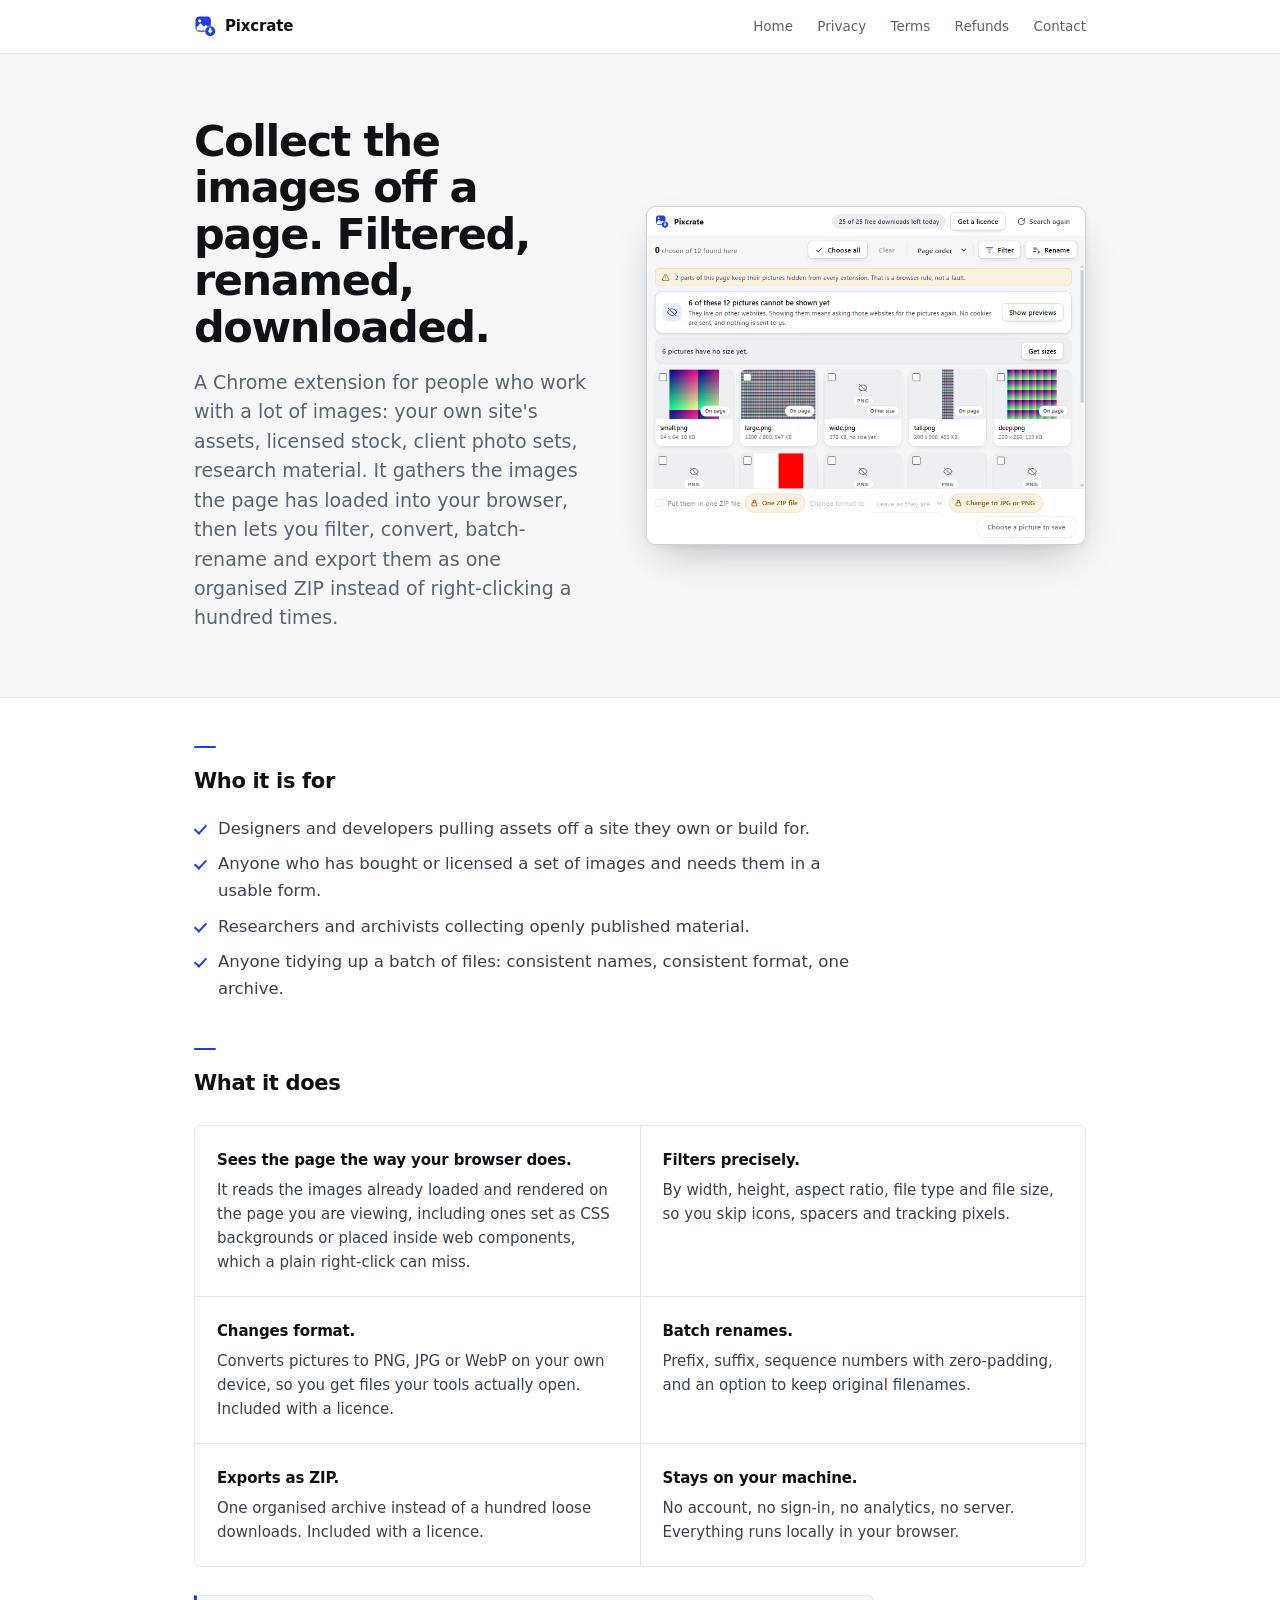
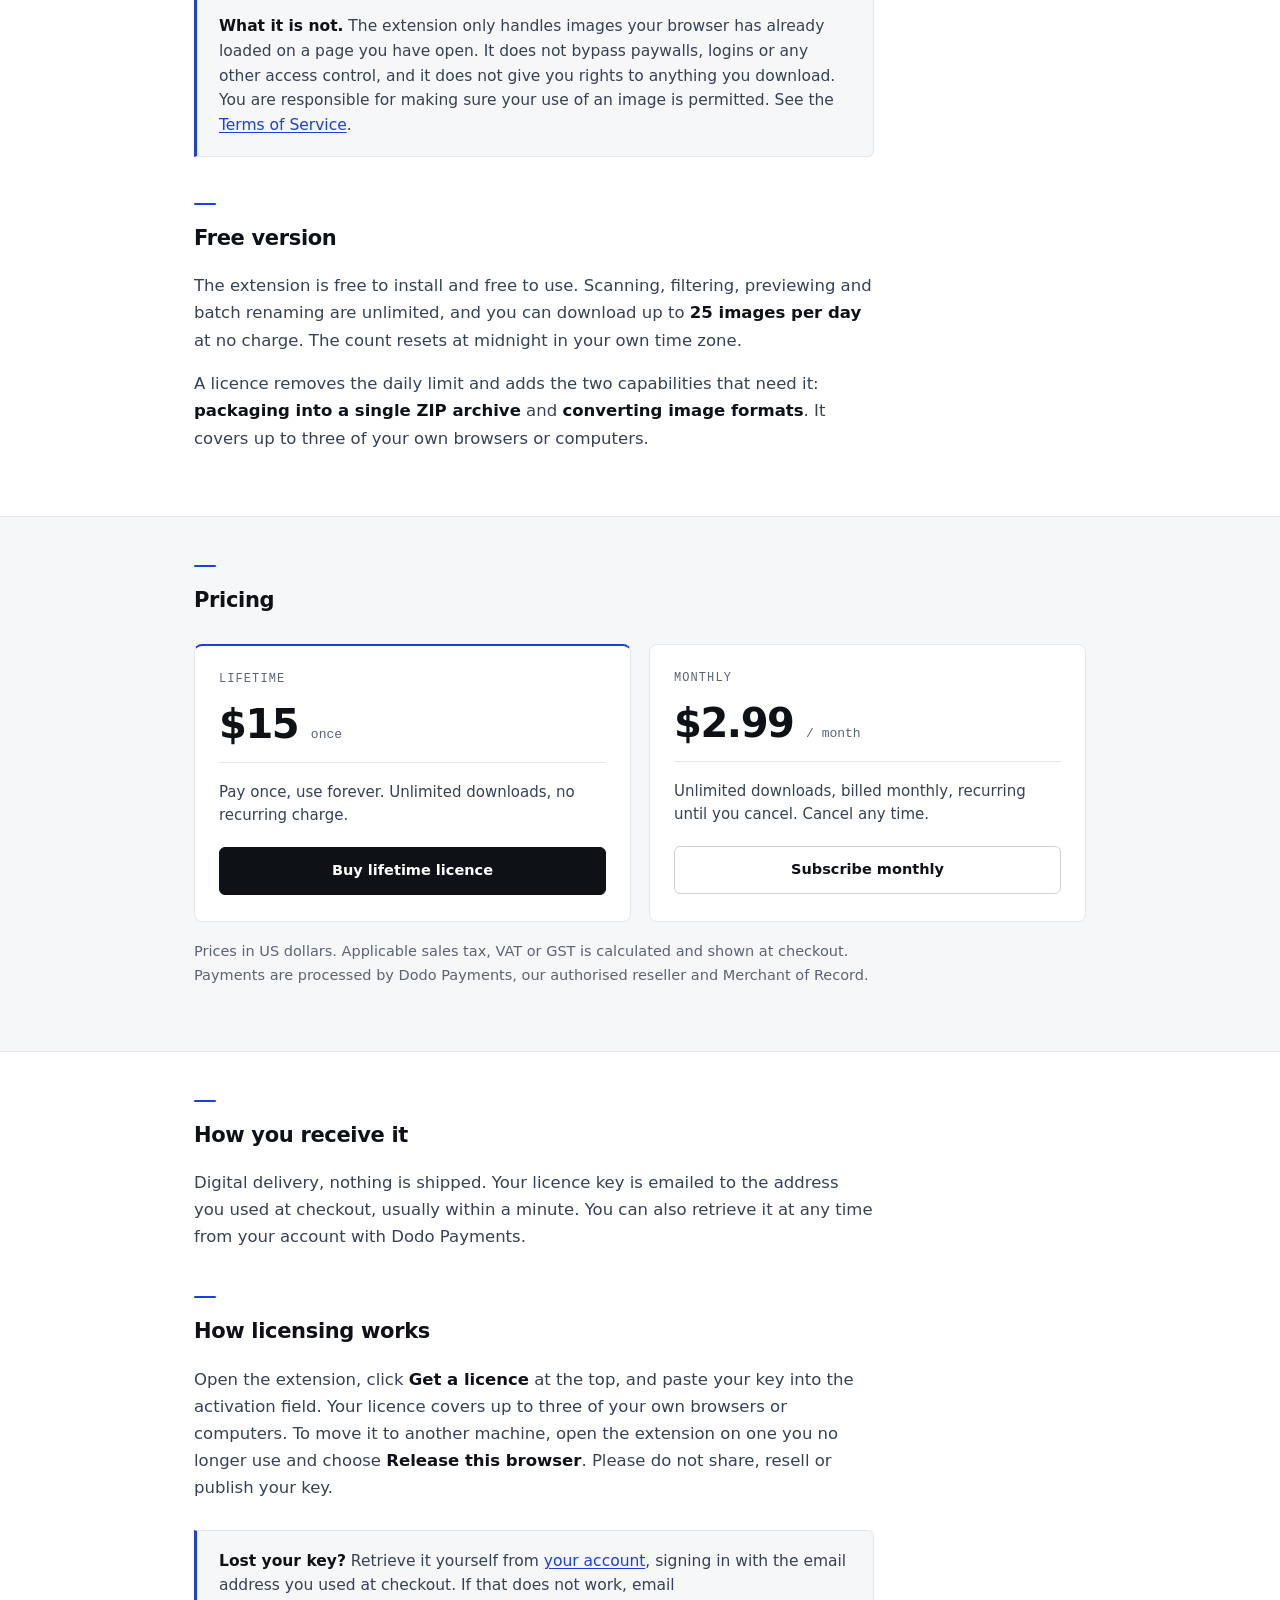
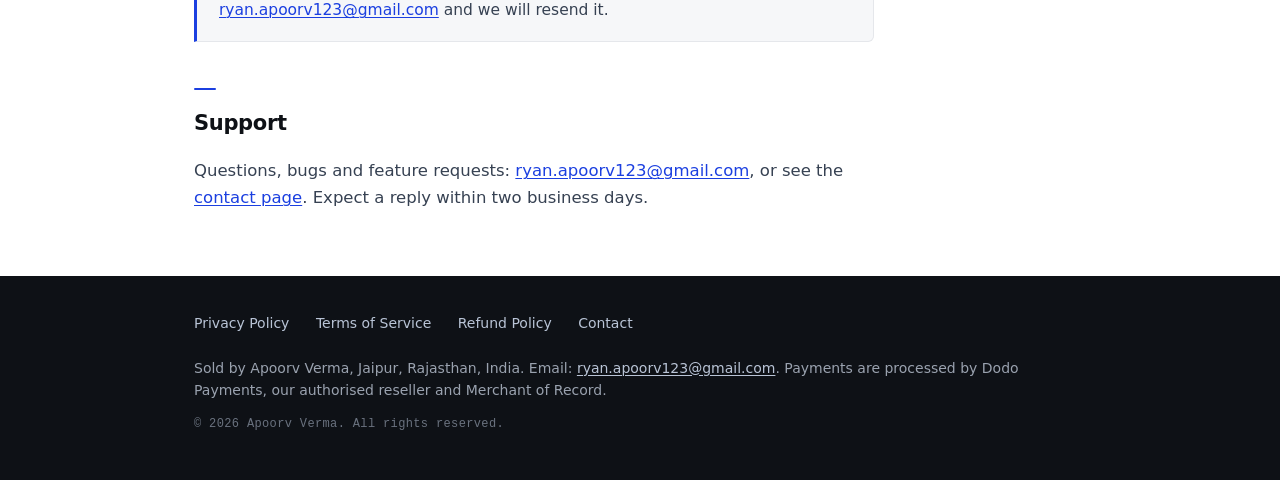
<file: index.html>
<!DOCTYPE html>
<html lang="en">
<head>
<meta charset="utf-8">
<meta name="viewport" content="width=device-width, initial-scale=1">
<title>Pixcrate - Bulk Image Downloader for Chrome</title>
<meta name="description" content="Collect, filter, convert, rename and download the images on a page you are viewing. A fully local Chrome extension. No account, no server, no tracking.">
<link rel="icon" href="icon.svg" type="image/svg+xml">
<link rel="icon" href="icon-32.png" sizes="32x32" type="image/png">
<link rel="apple-touch-icon" href="icon-180.png">
<meta property="og:type" content="website">
<meta property="og:site_name" content="Pixcrate">
<meta property="og:title" content="Pixcrate - Bulk Image Downloader for Chrome">
<meta property="og:description" content="Collect, filter, convert, rename and download the images on a page you are viewing. A fully local Chrome extension. No account, no server, no tracking.">
<meta property="og:url" content="https://apoorvverma5.github.io/pixcrate/">
<meta property="og:image" content="https://apoorvverma5.github.io/pixcrate/og.png">
<meta property="og:image:width" content="1200">
<meta property="og:image:height" content="630">
<meta property="og:image:alt" content="The Pixcrate mark: a picture tile with a download badge.">
<meta name="twitter:card" content="summary_large_image">
<link rel="stylesheet" href="styles.css">
</head>
<body>

<header class="topbar">
  <div class="bar">
    <a class="brand" href="./">
      <svg class="mark" viewBox="0 0 24 24" fill="none" aria-hidden="true" focusable="false">
        <rect class="mark__tile" x="1.6" y="1.6" width="16.8" height="16.8" rx="4.4"/>
        <circle class="mark__on" cx="6.3" cy="6.4" r="1.7"/>
        <path class="mark__on" d="M2.9 17V13.4L7.2 8.9l3.6 3.8 2.2-2 4.1 4.3V17Z"/>
        <circle class="mark__moat" cx="17.7" cy="17.7" r="6.05"/>
        <circle class="mark__tile" cx="17.7" cy="17.7" r="5.5"/>
        <rect class="mark__on" x="16.65" y="13.9" width="2.1" height="3.5" rx="0.6"/>
        <path class="mark__on" d="M14.9 17h5.6L17.7 20.4Z"/>
      </svg>Pixcrate</a>
    <nav class="nav">
      <a href="./">Home</a>
      <a href="privacy.html">Privacy</a>
      <a href="terms.html">Terms</a>
      <a href="refund.html">Refunds</a>
      <a href="contact.html">Contact</a>
    </nav>
  </div>
</header>

<section class="hero">
  <div class="bar hero__inner">
    <div class="hero__copy">
      <h1>Collect the images off a page. Filtered, renamed, downloaded.</h1>
      <p class="lede">A Chrome extension for people who work with a lot of images: your own site's assets, licensed stock, client photo sets, research material. It gathers the images the page has loaded into your browser, then lets you filter, convert, batch-rename and export them as one organised ZIP instead of right-clicking a hundred times.</p>
    </div>
    <img class="shot" src="screenshot.png" width="780" height="600"
         alt="The Pixcrate window listing the images found on a page, with checkboxes, filenames and dimensions.">
  </div>
</section>

<main>

<div class="wrap">

  <h2>Who it is for</h2>
  <ul class="ticks">
    <li>Designers and developers pulling assets off a site they own or build for.</li>
    <li>Anyone who has bought or licensed a set of images and needs them in a usable form.</li>
    <li>Researchers and archivists collecting openly published material.</li>
    <li>Anyone tidying up a batch of files: consistent names, consistent format, one archive.</li>
  </ul>

  <h2>What it does</h2>
  <ul class="features">
    <li><strong>Sees the page the way your browser does.</strong> It reads the images already loaded and rendered on the page you are viewing, including ones set as CSS backgrounds or placed inside web components, which a plain right-click can miss.</li>
    <li><strong>Filters precisely.</strong> By width, height, aspect ratio, file type and file size, so you skip icons, spacers and tracking pixels.</li>
    <li><strong>Changes format.</strong> Converts pictures to PNG, JPG or WebP on your own device, so you get files your tools actually open. Included with a licence.</li>
    <li><strong>Batch renames.</strong> Prefix, suffix, sequence numbers with zero-padding, and an option to keep original filenames.</li>
    <li><strong>Exports as ZIP.</strong> One organised archive instead of a hundred loose downloads. Included with a licence.</li>
    <li><strong>Stays on your machine.</strong> No account, no sign-in, no analytics, no server. Everything runs locally in your browser.</li>
  </ul>

  <div class="note">
    <strong>What it is not.</strong> The extension only handles images your browser has already loaded on a page you have open. It does not bypass paywalls, logins or any other access control, and it does not give you rights to anything you download. You are responsible for making sure your use of an image is permitted. See the <a href="terms.html">Terms of Service</a>.
  </div>

  <h2>Free version</h2>
  <p>The extension is free to install and free to use. Scanning, filtering, previewing and batch renaming are unlimited, and you can download up to <strong>25 images per day</strong> at no charge. The count resets at midnight in your own time zone.</p>
  <p>A licence removes the daily limit and adds the two capabilities that need it: <strong>packaging into a single ZIP archive</strong> and <strong>converting image formats</strong>. It covers up to three of your own browsers or computers.</p>

</div>

<section class="band">
  <div class="wrap">

    <h2>Pricing</h2>

    <div class="pricing">
      <div class="plan">
        <h3>Lifetime</h3>
        <div class="price">$15 <span class="per">once</span></div>
        <p>Pay once, use forever. Unlimited downloads, no recurring charge.</p>
        <!-- Currently the TEST-mode checkout. Replace with the live link after Dodo
             verification, and paste the same URL into CHECKOUT_URLS.lifetime in
             src/lib/license.ts. Both places, same change. -->
        <a class="btn" href="https://test.checkout.dodopayments.com/buy/pdt_0NlgSmEza8yjuV8QoQgyW">Buy lifetime licence</a>
      </div>
      <div class="plan">
        <h3>Monthly</h3>
        <div class="price">$2.99 <span class="per">/ month</span></div>
        <p>Unlimited downloads, billed monthly, recurring until you cancel. Cancel any time.</p>
        <!-- Currently the TEST-mode checkout. Replace with the live link after Dodo
             verification, and paste the same URL into CHECKOUT_URLS.monthly in
             src/lib/license.ts. Both places, same change. -->
        <a class="btn secondary" href="https://test.checkout.dodopayments.com/buy/pdt_0NlgUdYqDIfLPxcEMAaEM">Subscribe monthly</a>
      </div>
    </div>

    <p class="fineprint">Prices in US dollars. Applicable sales tax, VAT or GST is calculated and shown at checkout. Payments are processed by Dodo Payments, our authorised reseller and Merchant of Record.</p>

  </div>
</section>

<div class="wrap">

  <h2>How you receive it</h2>
  <p>Digital delivery, nothing is shipped. Your licence key is emailed to the address you used at checkout, usually within a minute. You can also retrieve it at any time from your account with Dodo Payments.</p>

  <h2>How licensing works</h2>
  <p>Open the extension, click <strong>Get a licence</strong> at the top, and paste your key into the activation field. Your licence covers up to three of your own browsers or computers. To move it to another machine, open the extension on one you no longer use and choose <strong>Release this browser</strong>. Please do not share, resell or publish your key.</p>

  <div class="note">
    <strong>Lost your key?</strong> Retrieve it yourself from <a href="https://customer.dodopayments.com/login/bus_0NlX7L74tGVYxDnHpBogp">your account</a>, signing in with the email address you used at checkout. If that does not work, email <a href="mailto:ryan.apoorv123@gmail.com">ryan.apoorv123@gmail.com</a> and we will resend it.
  </div>

  <h2>Support</h2>
  <p>Questions, bugs and feature requests: <a href="mailto:ryan.apoorv123@gmail.com">ryan.apoorv123@gmail.com</a>, or see the <a href="contact.html">contact page</a>. Expect a reply within two business days.</p>

</div>

</main>

<footer class="sitefoot">
  <div class="bar">
    <nav class="footlinks">
      <a href="privacy.html">Privacy Policy</a>
      <a href="terms.html">Terms of Service</a>
      <a href="refund.html">Refund Policy</a>
      <a href="contact.html">Contact</a>
    </nav>
    <p class="seller">Sold by Apoorv Verma, Jaipur, Rajasthan, India. Email: <a href="mailto:ryan.apoorv123@gmail.com">ryan.apoorv123@gmail.com</a>. Payments are processed by Dodo Payments, our authorised reseller and Merchant of Record.</p>
    <p class="copy">&copy; 2026 Apoorv Verma. All rights reserved.</p>
  </div>
</footer>

</body>
</html>
</file>
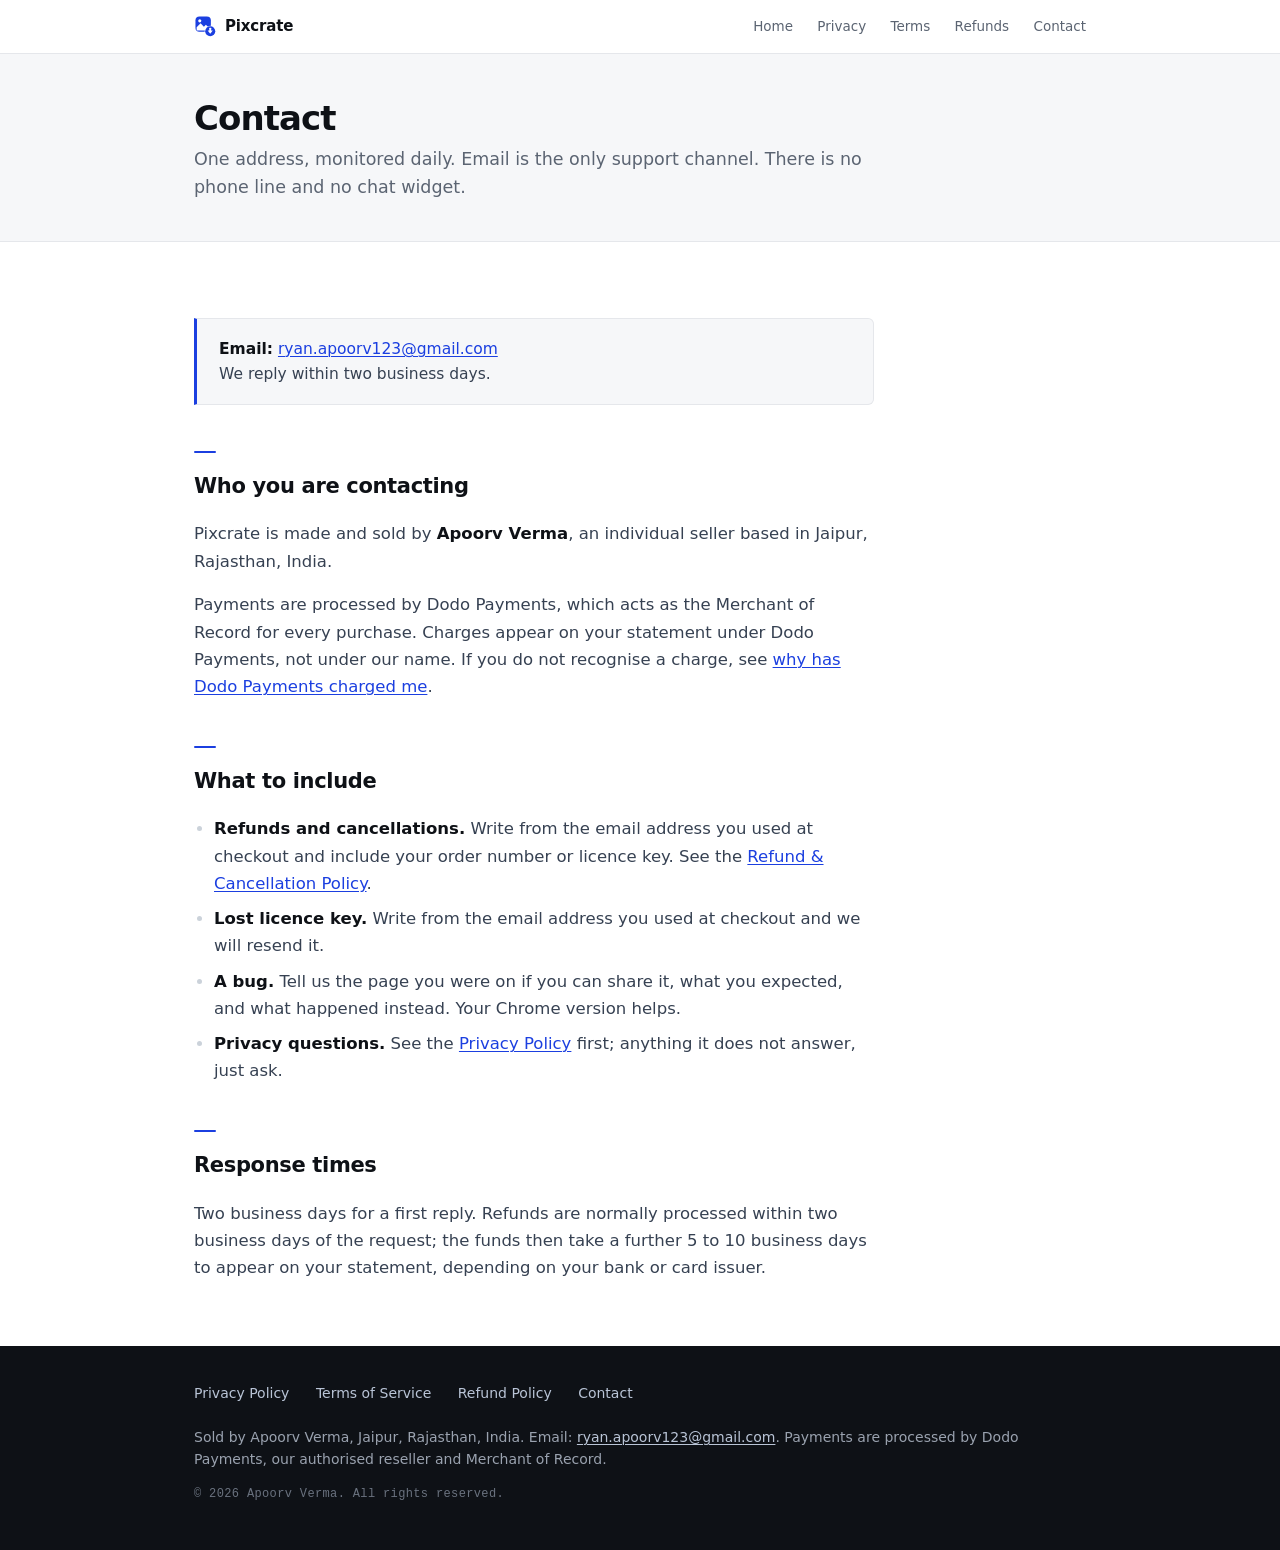
<file: contact.html>
<!DOCTYPE html>
<html lang="en">
<head>
<meta charset="utf-8">
<meta name="viewport" content="width=device-width, initial-scale=1">
<title>Contact | Pixcrate</title>
<meta name="description" content="Support, refunds and cancellations for Pixcrate.">
<link rel="icon" href="icon.svg" type="image/svg+xml">
<link rel="icon" href="icon-32.png" sizes="32x32" type="image/png">
<link rel="apple-touch-icon" href="icon-180.png">
<meta property="og:type" content="website">
<meta property="og:site_name" content="Pixcrate">
<meta property="og:title" content="Contact">
<meta property="og:description" content="Support, refunds and cancellations for Pixcrate. One email address, answered within two business days.">
<meta property="og:url" content="https://apoorvverma5.github.io/pixcrate/contact.html">
<meta property="og:image" content="https://apoorvverma5.github.io/pixcrate/og.png">
<meta property="og:image:width" content="1200">
<meta property="og:image:height" content="630">
<meta property="og:image:alt" content="The Pixcrate mark: a picture tile with a download badge.">
<meta name="twitter:card" content="summary_large_image">
<link rel="stylesheet" href="styles.css">
</head>
<body>

<header class="topbar">
  <div class="bar">
    <a class="brand" href="./">
      <svg class="mark" viewBox="0 0 24 24" fill="none" aria-hidden="true" focusable="false">
        <rect class="mark__tile" x="1.6" y="1.6" width="16.8" height="16.8" rx="4.4"/>
        <circle class="mark__on" cx="6.3" cy="6.4" r="1.7"/>
        <path class="mark__on" d="M2.9 17V13.4L7.2 8.9l3.6 3.8 2.2-2 4.1 4.3V17Z"/>
        <circle class="mark__moat" cx="17.7" cy="17.7" r="6.05"/>
        <circle class="mark__tile" cx="17.7" cy="17.7" r="5.5"/>
        <rect class="mark__on" x="16.65" y="13.9" width="2.1" height="3.5" rx="0.6"/>
        <path class="mark__on" d="M14.9 17h5.6L17.7 20.4Z"/>
      </svg>Pixcrate</a>
    <nav class="nav">
      <a href="./">Home</a>
      <a href="privacy.html">Privacy</a>
      <a href="terms.html">Terms</a>
      <a href="refund.html">Refunds</a>
      <a href="contact.html">Contact</a>
    </nav>
  </div>
</header>

<section class="pagehead">
  <div class="bar">
    <h1>Contact</h1>
    <p class="lede">One address, monitored daily. Email is the only support channel. There is no phone line and no chat widget.</p>
  </div>
</section>

<main class="wrap">

<div class="note">
  <strong>Email:</strong> <a href="mailto:ryan.apoorv123@gmail.com">ryan.apoorv123@gmail.com</a><br>
  We reply within two business days.
</div>

<h2>Who you are contacting</h2>
<p>Pixcrate is made and sold by <strong>Apoorv Verma</strong>, an individual seller based in Jaipur, Rajasthan, India.</p>
<p>Payments are processed by Dodo Payments, which acts as the Merchant of Record for every purchase. Charges appear on your statement under Dodo Payments, not under our name. If you do not recognise a charge, see <a href="https://dodopayments.com/support/why-has-dodo-payments-charged-me">why has Dodo Payments charged me</a>.</p>

<h2>What to include</h2>
<ul>
  <li><strong>Refunds and cancellations.</strong> Write from the email address you used at checkout and include your order number or licence key. See the <a href="refund.html">Refund &amp; Cancellation Policy</a>.</li>
  <li><strong>Lost licence key.</strong> Write from the email address you used at checkout and we will resend it.</li>
  <li><strong>A bug.</strong> Tell us the page you were on if you can share it, what you expected, and what happened instead. Your Chrome version helps.</li>
  <li><strong>Privacy questions.</strong> See the <a href="privacy.html">Privacy Policy</a> first; anything it does not answer, just ask.</li>
</ul>

<h2>Response times</h2>
<p>Two business days for a first reply. Refunds are normally processed within two business days of the request; the funds then take a further 5 to 10 business days to appear on your statement, depending on your bank or card issuer.</p>

</main>

<footer class="sitefoot">
  <div class="bar">
    <nav class="footlinks">
      <a href="privacy.html">Privacy Policy</a>
      <a href="terms.html">Terms of Service</a>
      <a href="refund.html">Refund Policy</a>
      <a href="contact.html">Contact</a>
    </nav>
    <p class="seller">Sold by Apoorv Verma, Jaipur, Rajasthan, India. Email: <a href="mailto:ryan.apoorv123@gmail.com">ryan.apoorv123@gmail.com</a>. Payments are processed by Dodo Payments, our authorised reseller and Merchant of Record.</p>
    <p class="copy">&copy; 2026 Apoorv Verma. All rights reserved.</p>
  </div>
</footer>

</body>
</html>
</file>
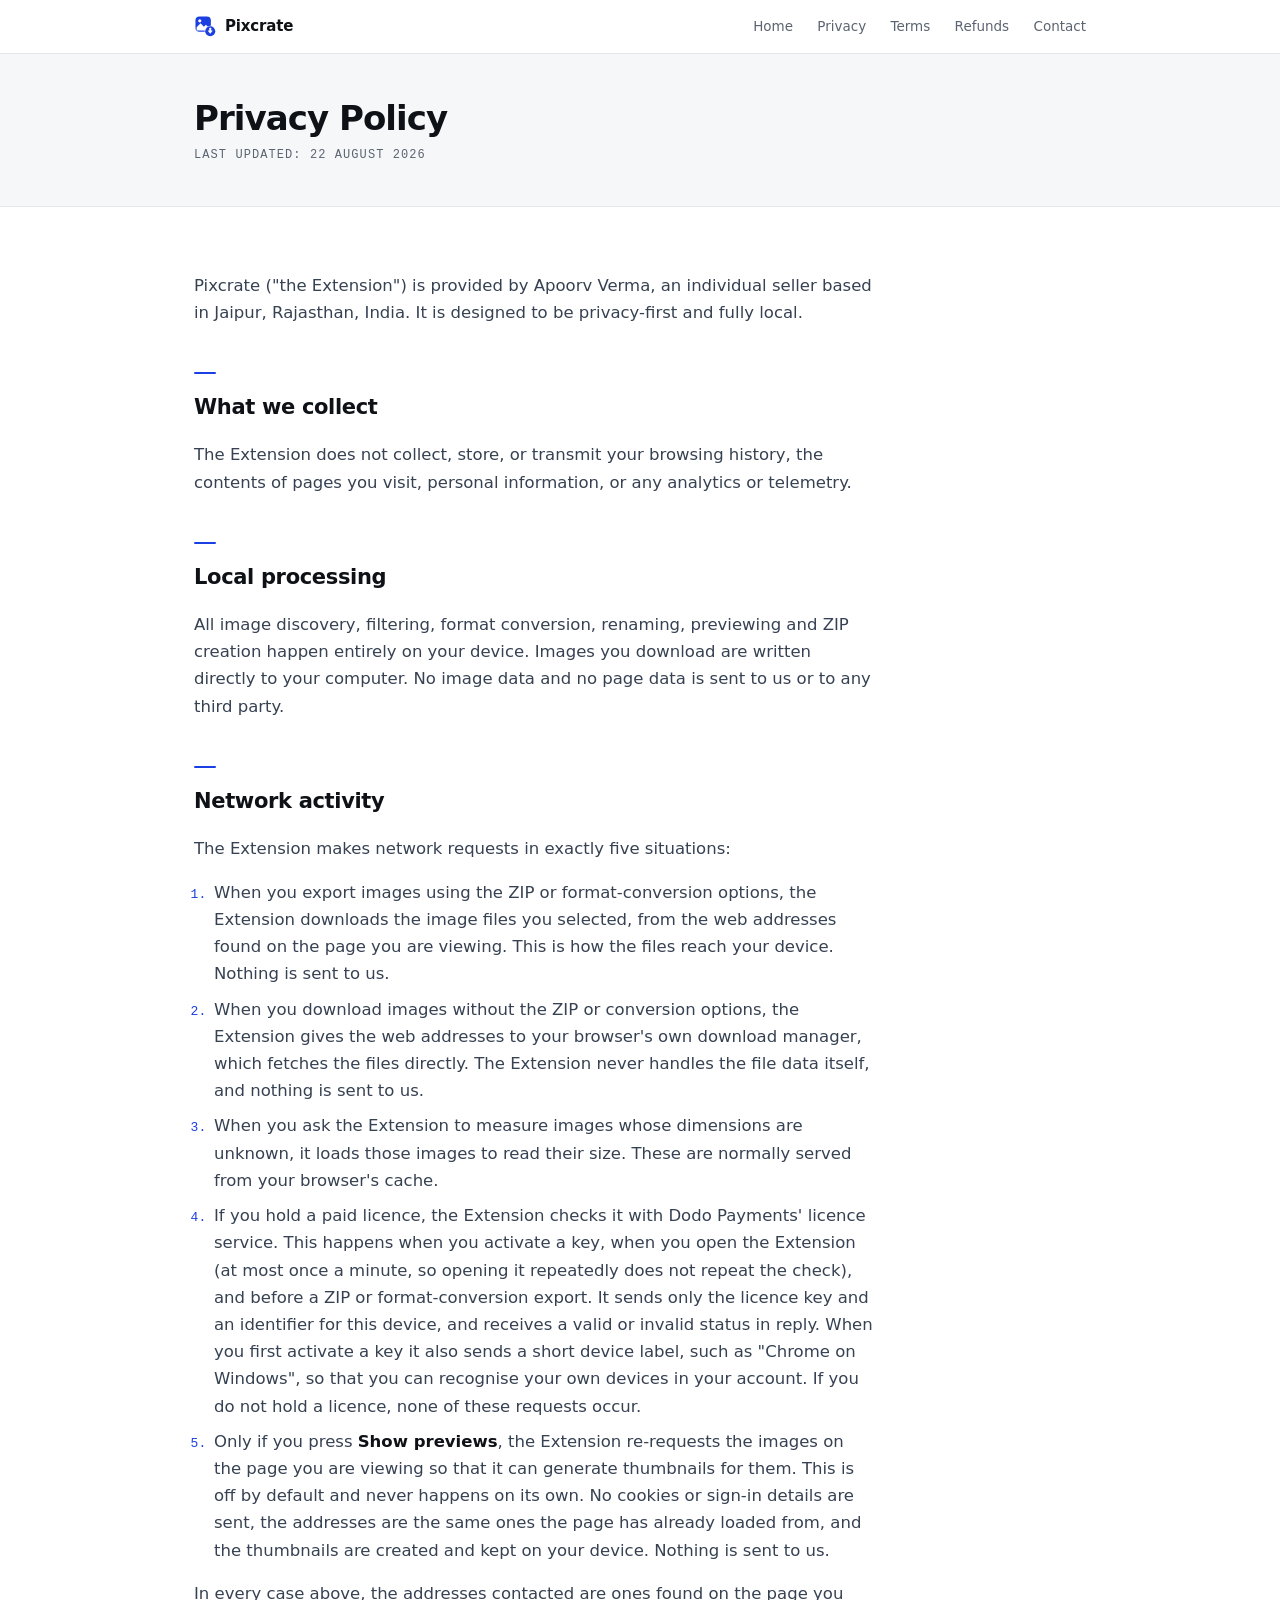
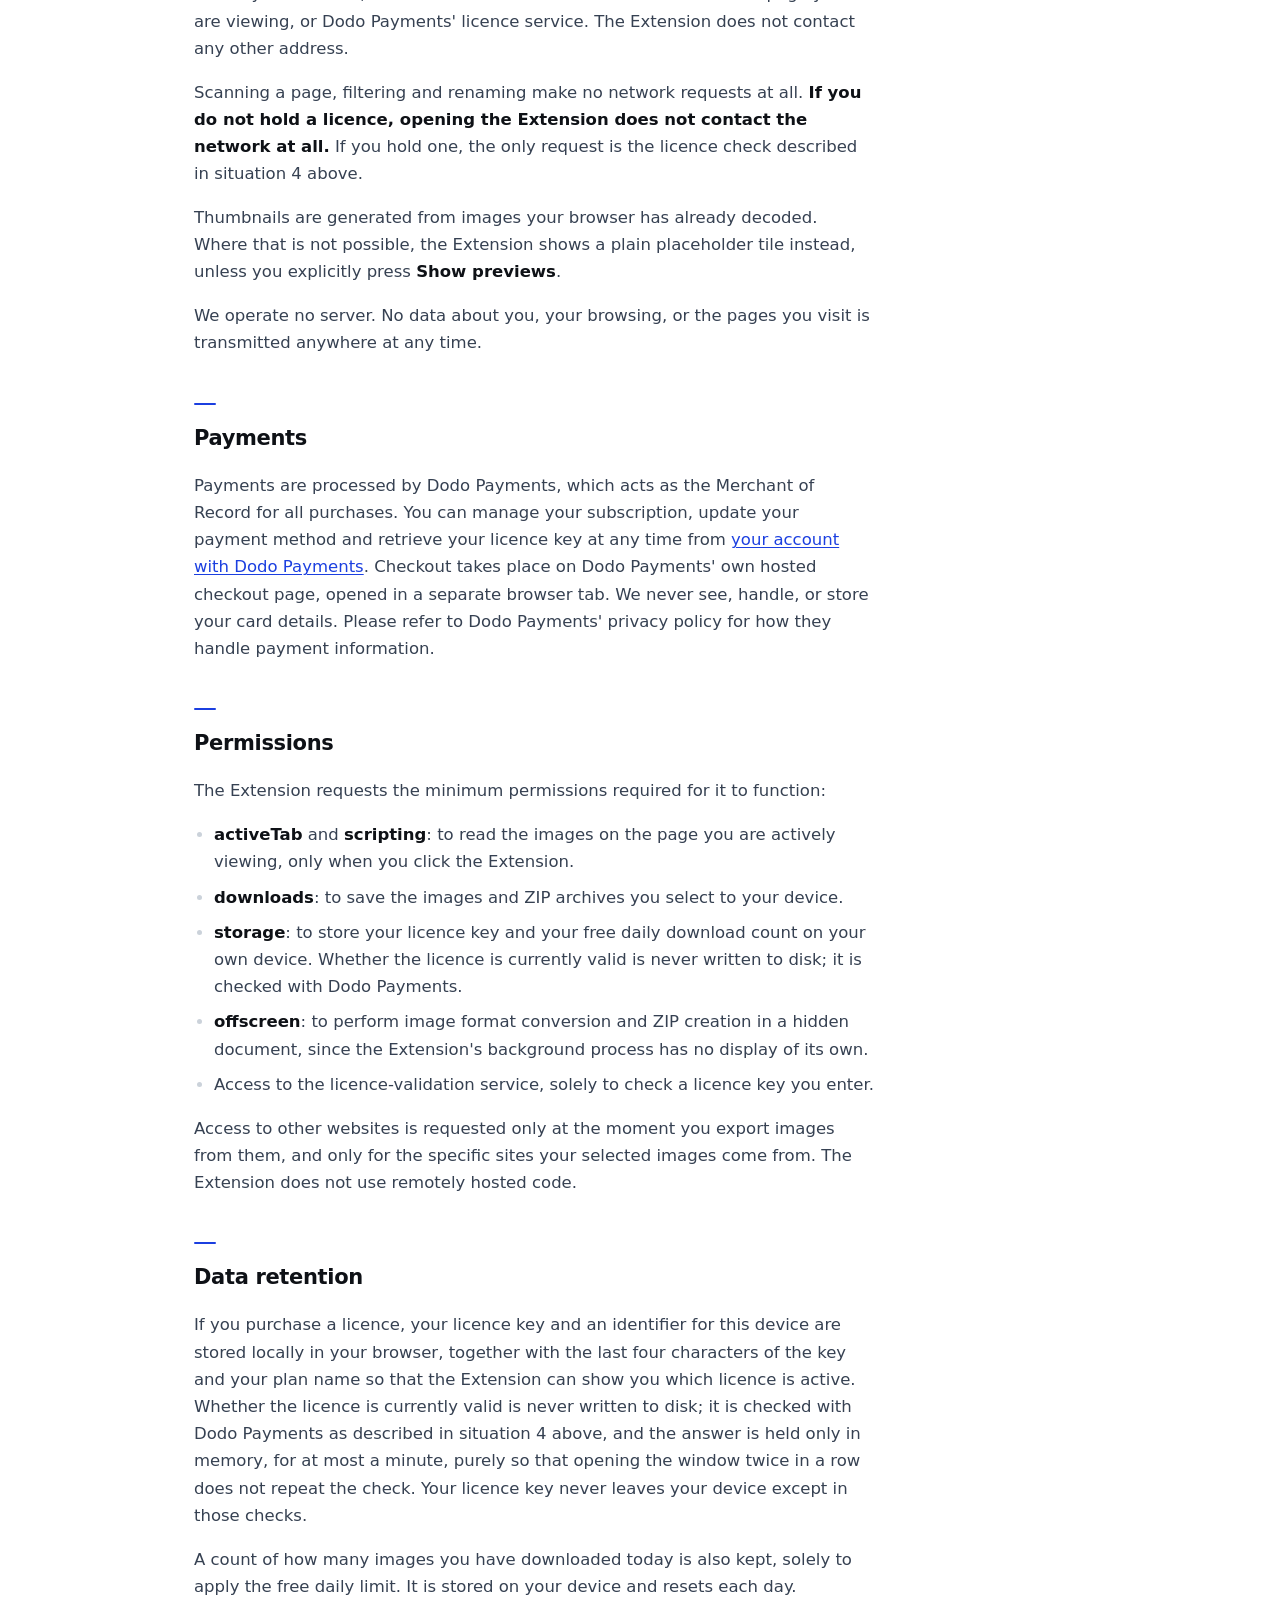
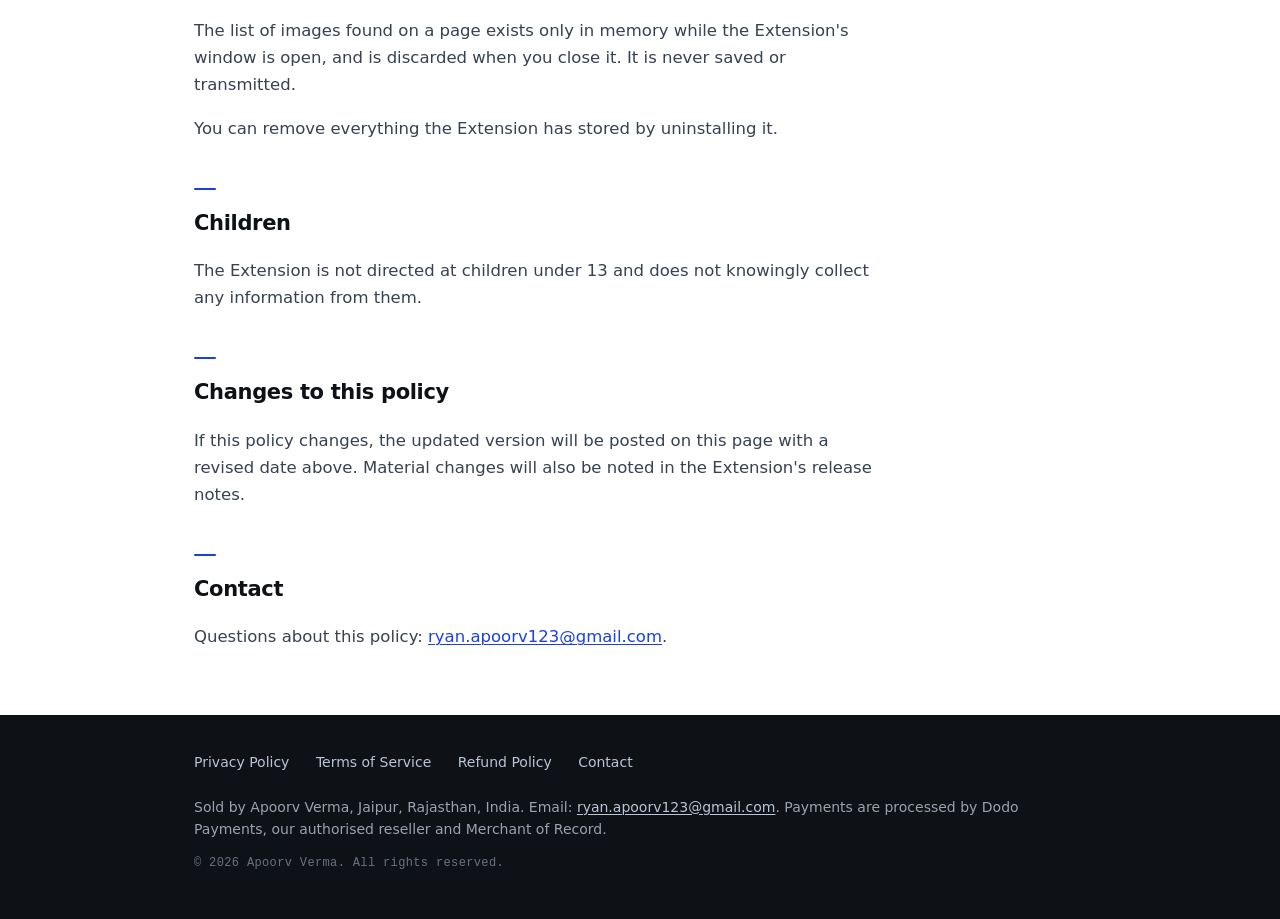
<file: privacy.html>
<!DOCTYPE html>
<html lang="en">
<head>
<meta charset="utf-8">
<meta name="viewport" content="width=device-width, initial-scale=1">
<title>Privacy Policy | Pixcrate</title>
<meta name="description" content="How Pixcrate handles your data: no account, no analytics, no server, and a complete list of the five times it touches the network.">
<link rel="icon" href="icon.svg" type="image/svg+xml">
<link rel="icon" href="icon-32.png" sizes="32x32" type="image/png">
<link rel="apple-touch-icon" href="icon-180.png">
<meta property="og:type" content="website">
<meta property="og:site_name" content="Pixcrate">
<meta property="og:title" content="Privacy Policy">
<meta property="og:description" content="No account, no analytics, no server, and a complete list of the five times the extension touches the network.">
<meta property="og:url" content="https://apoorvverma5.github.io/pixcrate/privacy.html">
<meta property="og:image" content="https://apoorvverma5.github.io/pixcrate/og.png">
<meta property="og:image:width" content="1200">
<meta property="og:image:height" content="630">
<meta property="og:image:alt" content="The Pixcrate mark: a picture tile with a download badge.">
<meta name="twitter:card" content="summary_large_image">
<link rel="stylesheet" href="styles.css">
</head>
<body>

<header class="topbar">
  <div class="bar">
    <a class="brand" href="./">
      <svg class="mark" viewBox="0 0 24 24" fill="none" aria-hidden="true" focusable="false">
        <rect class="mark__tile" x="1.6" y="1.6" width="16.8" height="16.8" rx="4.4"/>
        <circle class="mark__on" cx="6.3" cy="6.4" r="1.7"/>
        <path class="mark__on" d="M2.9 17V13.4L7.2 8.9l3.6 3.8 2.2-2 4.1 4.3V17Z"/>
        <circle class="mark__moat" cx="17.7" cy="17.7" r="6.05"/>
        <circle class="mark__tile" cx="17.7" cy="17.7" r="5.5"/>
        <rect class="mark__on" x="16.65" y="13.9" width="2.1" height="3.5" rx="0.6"/>
        <path class="mark__on" d="M14.9 17h5.6L17.7 20.4Z"/>
      </svg>Pixcrate</a>
    <nav class="nav">
      <a href="./">Home</a>
      <a href="privacy.html">Privacy</a>
      <a href="terms.html">Terms</a>
      <a href="refund.html">Refunds</a>
      <a href="contact.html">Contact</a>
    </nav>
  </div>
</header>

<section class="pagehead">
  <div class="bar">
    <h1>Privacy Policy</h1>
    <p class="updated">Last updated: 22 August 2026</p>
  </div>
</section>

<main class="wrap">

<p>Pixcrate ("the Extension") is provided by Apoorv Verma, an individual seller based in Jaipur, Rajasthan, India. It is designed to be privacy-first and fully local.</p>

<h2>What we collect</h2>
<p>The Extension does not collect, store, or transmit your browsing history, the contents of pages you visit, personal information, or any analytics or telemetry.</p>

<h2>Local processing</h2>
<p>All image discovery, filtering, format conversion, renaming, previewing and ZIP creation happen entirely on your device. Images you download are written directly to your computer. No image data and no page data is sent to us or to any third party.</p>

<h2>Network activity</h2>
<p>The Extension makes network requests in exactly five situations:</p>
<ol>
  <li>When you export images using the ZIP or format-conversion options, the Extension downloads the image files you selected, from the web addresses found on the page you are viewing. This is how the files reach your device. Nothing is sent to us.</li>
  <li>When you download images without the ZIP or conversion options, the Extension gives the web addresses to your browser's own download manager, which fetches the files directly. The Extension never handles the file data itself, and nothing is sent to us.</li>
  <li>When you ask the Extension to measure images whose dimensions are unknown, it loads those images to read their size. These are normally served from your browser's cache.</li>
  <li>If you hold a paid licence, the Extension checks it with Dodo Payments' licence service. This happens when you activate a key, when you open the Extension (at most once a minute, so opening it repeatedly does not repeat the check), and before a ZIP or format-conversion export. It sends only the licence key and an identifier for this device, and receives a valid or invalid status in reply. When you first activate a key it also sends a short device label, such as "Chrome on Windows", so that you can recognise your own devices in your account. If you do not hold a licence, none of these requests occur.</li>
  <li>Only if you press <strong>Show previews</strong>, the Extension re-requests the images on the page you are viewing so that it can generate thumbnails for them. This is off by default and never happens on its own. No cookies or sign-in details are sent, the addresses are the same ones the page has already loaded from, and the thumbnails are created and kept on your device. Nothing is sent to us.</li>
</ol>

<p>In every case above, the addresses contacted are ones found on the page you are viewing, or Dodo Payments' licence service. The Extension does not contact any other address.</p>

<p>Scanning a page, filtering and renaming make no network requests at all. <strong>If you do not hold a licence, opening the Extension does not contact the network at all.</strong> If you hold one, the only request is the licence check described in situation 4 above.</p>

<p>Thumbnails are generated from images your browser has already decoded. Where that is not possible, the Extension shows a plain placeholder tile instead, unless you explicitly press <strong>Show previews</strong>.</p>

<p>We operate no server. No data about you, your browsing, or the pages you visit is transmitted anywhere at any time.</p>

<h2>Payments</h2>
<p>Payments are processed by Dodo Payments, which acts as the Merchant of Record for all purchases. You can manage your subscription, update your payment method and retrieve your licence key at any time from <a href="https://customer.dodopayments.com/login/bus_0NlX7L74tGVYxDnHpBogp">your account with Dodo Payments</a>. Checkout takes place on Dodo Payments' own hosted checkout page, opened in a separate browser tab. We never see, handle, or store your card details. Please refer to Dodo Payments' privacy policy for how they handle payment information.</p>

<h2>Permissions</h2>
<p>The Extension requests the minimum permissions required for it to function:</p>
<ul>
  <li><strong>activeTab</strong> and <strong>scripting</strong>: to read the images on the page you are actively viewing, only when you click the Extension.</li>
  <li><strong>downloads</strong>: to save the images and ZIP archives you select to your device.</li>
  <li><strong>storage</strong>: to store your licence key and your free daily download count on your own device. Whether the licence is currently valid is never written to disk; it is checked with Dodo Payments.</li>
  <li><strong>offscreen</strong>: to perform image format conversion and ZIP creation in a hidden document, since the Extension's background process has no display of its own.</li>
  <li>Access to the licence-validation service, solely to check a licence key you enter.</li>
</ul>
<p>Access to other websites is requested only at the moment you export images from them, and only for the specific sites your selected images come from. The Extension does not use remotely hosted code.</p>

<h2>Data retention</h2>
<p>If you purchase a licence, your licence key and an identifier for this device are stored locally in your browser, together with the last four characters of the key and your plan name so that the Extension can show you which licence is active. Whether the licence is currently valid is never written to disk; it is checked with Dodo Payments as described in situation 4 above, and the answer is held only in memory, for at most a minute, purely so that opening the window twice in a row does not repeat the check. Your licence key never leaves your device except in those checks.</p>
<p>A count of how many images you have downloaded today is also kept, solely to apply the free daily limit. It is stored on your device and resets each day.</p>
<p>The list of images found on a page exists only in memory while the Extension's window is open, and is discarded when you close it. It is never saved or transmitted.</p>
<p>You can remove everything the Extension has stored by uninstalling it.</p>

<h2>Children</h2>
<p>The Extension is not directed at children under 13 and does not knowingly collect any information from them.</p>

<h2>Changes to this policy</h2>
<p>If this policy changes, the updated version will be posted on this page with a revised date above. Material changes will also be noted in the Extension's release notes.</p>

<h2>Contact</h2>
<p>Questions about this policy: <a href="mailto:ryan.apoorv123@gmail.com">ryan.apoorv123@gmail.com</a>.</p>

</main>

<footer class="sitefoot">
  <div class="bar">
    <nav class="footlinks">
      <a href="privacy.html">Privacy Policy</a>
      <a href="terms.html">Terms of Service</a>
      <a href="refund.html">Refund Policy</a>
      <a href="contact.html">Contact</a>
    </nav>
    <p class="seller">Sold by Apoorv Verma, Jaipur, Rajasthan, India. Email: <a href="mailto:ryan.apoorv123@gmail.com">ryan.apoorv123@gmail.com</a>. Payments are processed by Dodo Payments, our authorised reseller and Merchant of Record.</p>
    <p class="copy">&copy; 2026 Apoorv Verma. All rights reserved.</p>
  </div>
</footer>

</body>
</html>
</file>
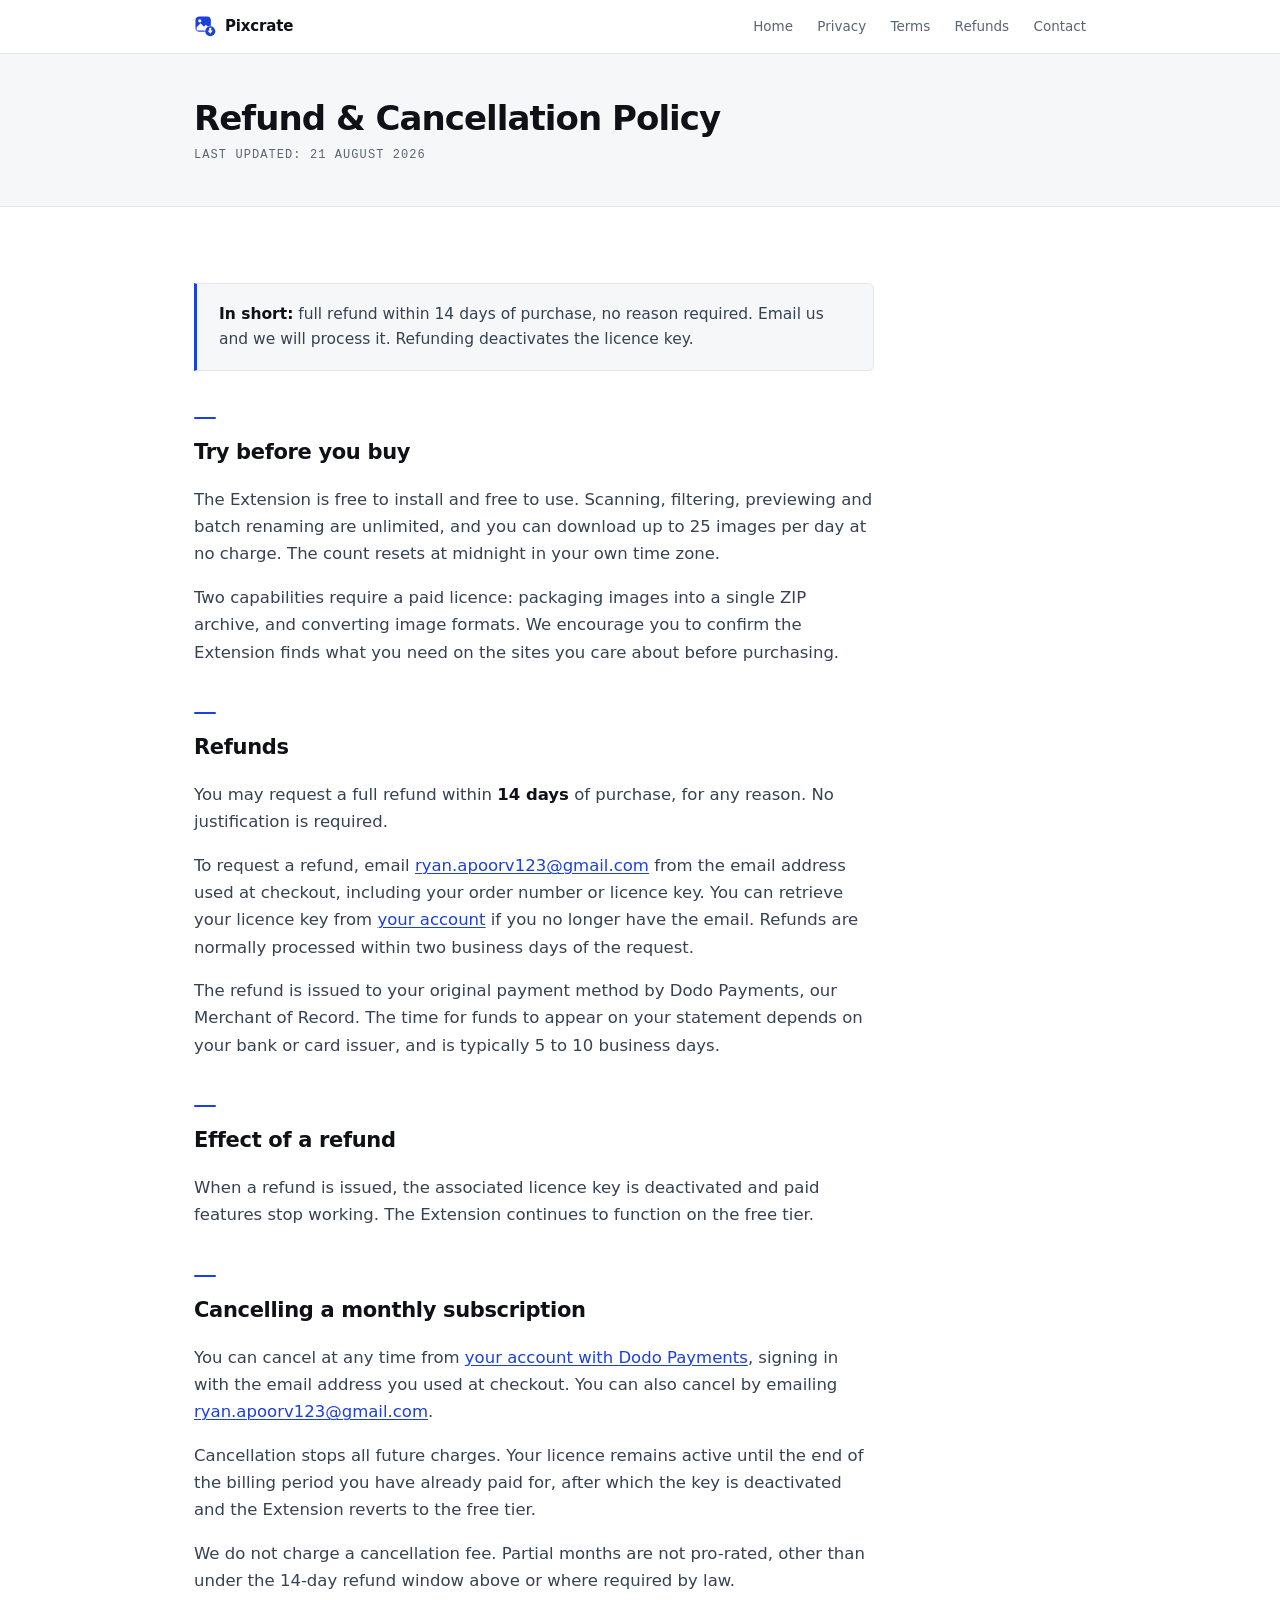
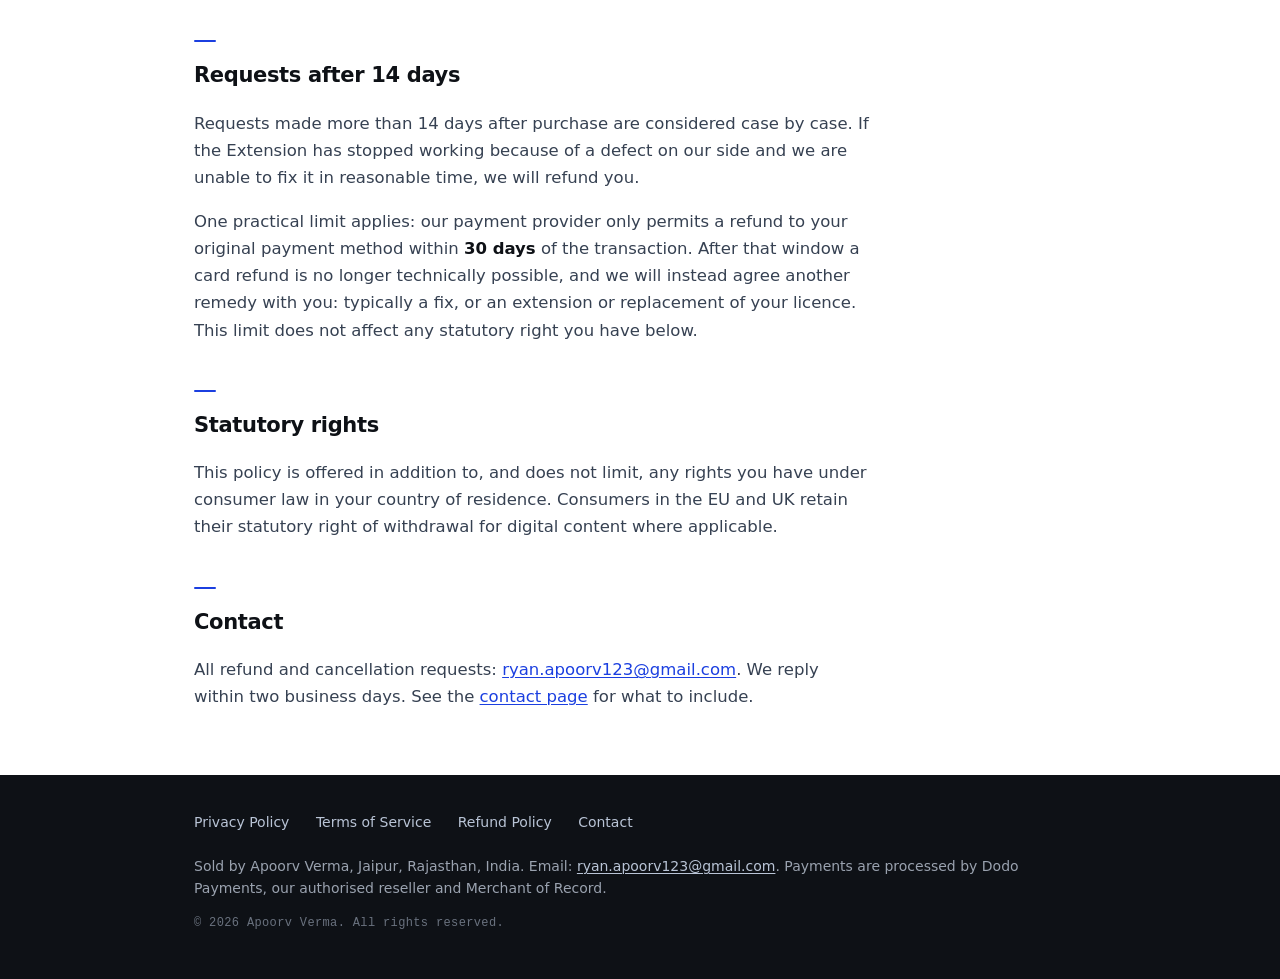
<file: refund.html>
<!DOCTYPE html>
<html lang="en">
<head>
<meta charset="utf-8">
<meta name="viewport" content="width=device-width, initial-scale=1">
<title>Refund &amp; Cancellation Policy | Pixcrate</title>
<meta name="description" content="How to request a refund or cancel a subscription for Pixcrate, and what happens to your licence when you do.">
<link rel="icon" href="icon.svg" type="image/svg+xml">
<link rel="icon" href="icon-32.png" sizes="32x32" type="image/png">
<link rel="apple-touch-icon" href="icon-180.png">
<meta property="og:type" content="website">
<meta property="og:site_name" content="Pixcrate">
<meta property="og:title" content="Refund and Cancellation Policy">
<meta property="og:description" content="How to request a refund or cancel a subscription, and what happens to your licence when you do.">
<meta property="og:url" content="https://apoorvverma5.github.io/pixcrate/refund.html">
<meta property="og:image" content="https://apoorvverma5.github.io/pixcrate/og.png">
<meta property="og:image:width" content="1200">
<meta property="og:image:height" content="630">
<meta property="og:image:alt" content="The Pixcrate mark: a picture tile with a download badge.">
<meta name="twitter:card" content="summary_large_image">
<link rel="stylesheet" href="styles.css">
</head>
<body>

<header class="topbar">
  <div class="bar">
    <a class="brand" href="./">
      <svg class="mark" viewBox="0 0 24 24" fill="none" aria-hidden="true" focusable="false">
        <rect class="mark__tile" x="1.6" y="1.6" width="16.8" height="16.8" rx="4.4"/>
        <circle class="mark__on" cx="6.3" cy="6.4" r="1.7"/>
        <path class="mark__on" d="M2.9 17V13.4L7.2 8.9l3.6 3.8 2.2-2 4.1 4.3V17Z"/>
        <circle class="mark__moat" cx="17.7" cy="17.7" r="6.05"/>
        <circle class="mark__tile" cx="17.7" cy="17.7" r="5.5"/>
        <rect class="mark__on" x="16.65" y="13.9" width="2.1" height="3.5" rx="0.6"/>
        <path class="mark__on" d="M14.9 17h5.6L17.7 20.4Z"/>
      </svg>Pixcrate</a>
    <nav class="nav">
      <a href="./">Home</a>
      <a href="privacy.html">Privacy</a>
      <a href="terms.html">Terms</a>
      <a href="refund.html">Refunds</a>
      <a href="contact.html">Contact</a>
    </nav>
  </div>
</header>

<section class="pagehead">
  <div class="bar">
    <h1>Refund &amp; Cancellation Policy</h1>
    <p class="updated">Last updated: 21 August 2026</p>
  </div>
</section>

<main class="wrap">

<div class="note">
  <strong>In short:</strong> full refund within 14 days of purchase, no reason required. Email us and we will process it. Refunding deactivates the licence key.
</div>

<h2>Try before you buy</h2>
<p>The Extension is free to install and free to use. Scanning, filtering, previewing and batch renaming are unlimited, and you can download up to 25 images per day at no charge. The count resets at midnight in your own time zone.</p>
<p>Two capabilities require a paid licence: packaging images into a single ZIP archive, and converting image formats. We encourage you to confirm the Extension finds what you need on the sites you care about before purchasing.</p>

<h2>Refunds</h2>
<p>You may request a full refund within <strong>14 days</strong> of purchase, for any reason. No justification is required.</p>
<p>To request a refund, email <a href="mailto:ryan.apoorv123@gmail.com">ryan.apoorv123@gmail.com</a> from the email address used at checkout, including your order number or licence key. You can retrieve your licence key from <a href="https://customer.dodopayments.com/login/bus_0NlX7L74tGVYxDnHpBogp">your account</a> if you no longer have the email. Refunds are normally processed within two business days of the request.</p>
<p>The refund is issued to your original payment method by Dodo Payments, our Merchant of Record. The time for funds to appear on your statement depends on your bank or card issuer, and is typically 5 to 10 business days.</p>

<h2>Effect of a refund</h2>
<p>When a refund is issued, the associated licence key is deactivated and paid features stop working. The Extension continues to function on the free tier.</p>

<h2>Cancelling a monthly subscription</h2>
<p>You can cancel at any time from <a href="https://customer.dodopayments.com/login/bus_0NlX7L74tGVYxDnHpBogp">your account with Dodo Payments</a>, signing in with the email address you used at checkout. You can also cancel by emailing <a href="mailto:ryan.apoorv123@gmail.com">ryan.apoorv123@gmail.com</a>.</p>
<p>Cancellation stops all future charges. Your licence remains active until the end of the billing period you have already paid for, after which the key is deactivated and the Extension reverts to the free tier.</p>
<p>We do not charge a cancellation fee. Partial months are not pro-rated, other than under the 14-day refund window above or where required by law.</p>

<h2>Requests after 14 days</h2>
<p>Requests made more than 14 days after purchase are considered case by case. If the Extension has stopped working because of a defect on our side and we are unable to fix it in reasonable time, we will refund you.</p>
<p>One practical limit applies: our payment provider only permits a refund to your original payment method within <strong>30 days</strong> of the transaction. After that window a card refund is no longer technically possible, and we will instead agree another remedy with you: typically a fix, or an extension or replacement of your licence. This limit does not affect any statutory right you have below.</p>

<h2>Statutory rights</h2>
<p>This policy is offered in addition to, and does not limit, any rights you have under consumer law in your country of residence. Consumers in the EU and UK retain their statutory right of withdrawal for digital content where applicable.</p>

<h2>Contact</h2>
<p>All refund and cancellation requests: <a href="mailto:ryan.apoorv123@gmail.com">ryan.apoorv123@gmail.com</a>. We reply within two business days. See the <a href="contact.html">contact page</a> for what to include.</p>

</main>

<footer class="sitefoot">
  <div class="bar">
    <nav class="footlinks">
      <a href="privacy.html">Privacy Policy</a>
      <a href="terms.html">Terms of Service</a>
      <a href="refund.html">Refund Policy</a>
      <a href="contact.html">Contact</a>
    </nav>
    <p class="seller">Sold by Apoorv Verma, Jaipur, Rajasthan, India. Email: <a href="mailto:ryan.apoorv123@gmail.com">ryan.apoorv123@gmail.com</a>. Payments are processed by Dodo Payments, our authorised reseller and Merchant of Record.</p>
    <p class="copy">&copy; 2026 Apoorv Verma. All rights reserved.</p>
  </div>
</footer>

</body>
</html>
</file>
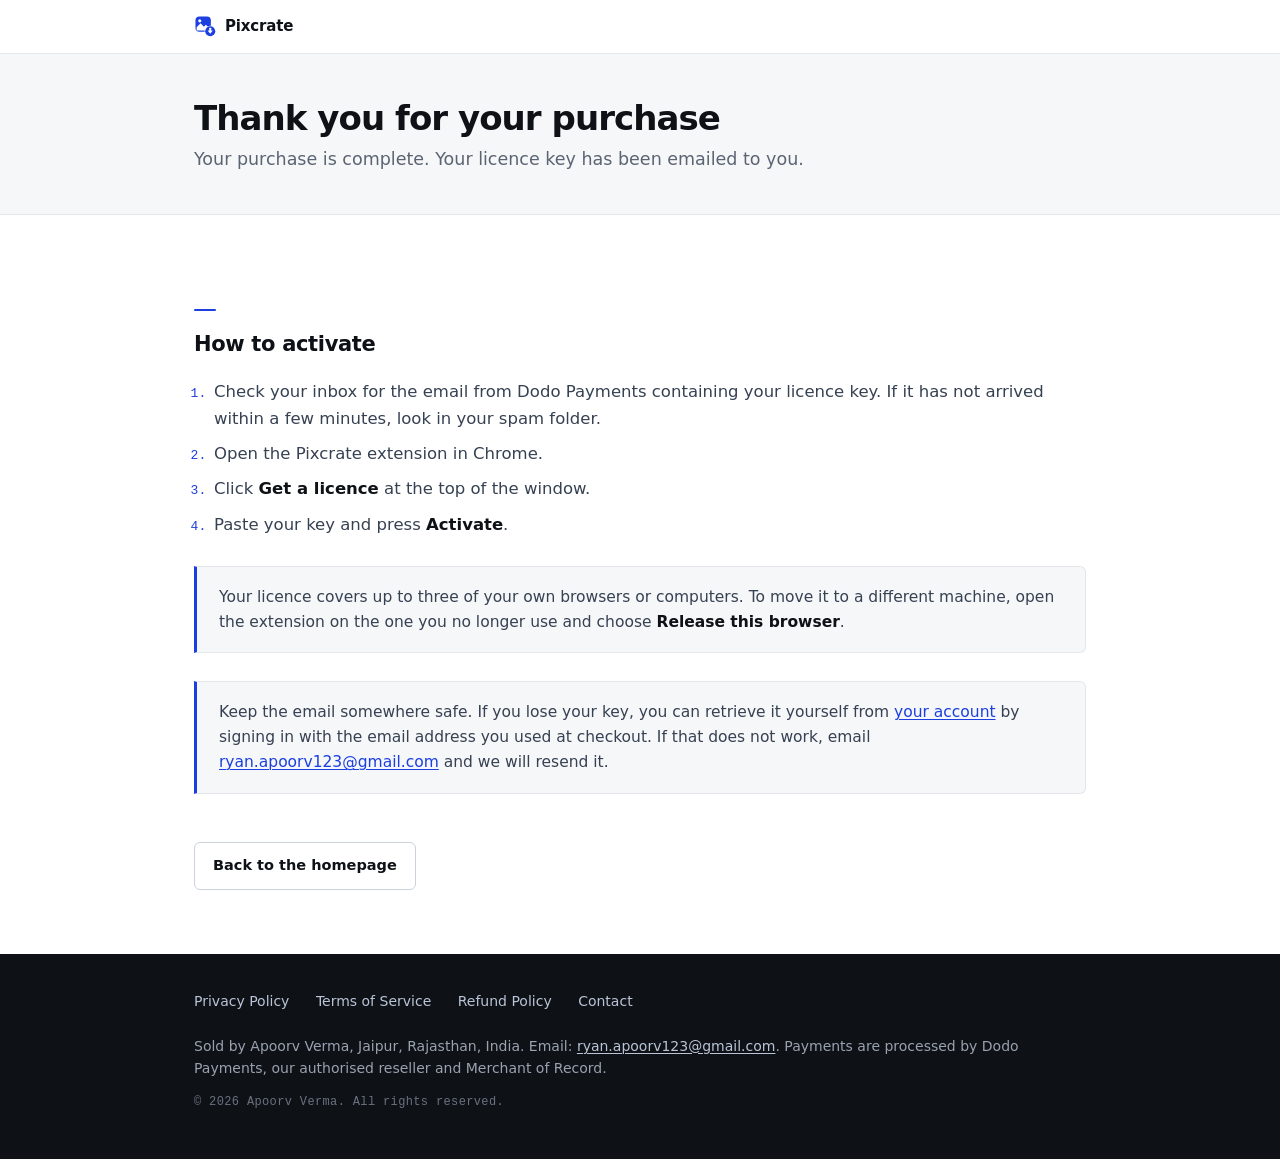
<file: success.html>
<!DOCTYPE html>
<html lang="en">
<head>
<meta charset="utf-8">
<meta name="viewport" content="width=device-width, initial-scale=1">
<title>Thank you | Pixcrate</title>
<meta name="robots" content="noindex">
<link rel="icon" href="icon.svg" type="image/svg+xml">
<link rel="icon" href="icon-32.png" sizes="32x32" type="image/png">
<link rel="apple-touch-icon" href="icon-180.png">
<link rel="stylesheet" href="styles.css">
</head>
<body>

<header class="topbar">
  <div class="bar">
    <a class="brand" href="./">
      <svg class="mark" viewBox="0 0 24 24" fill="none" aria-hidden="true" focusable="false">
        <rect class="mark__tile" x="1.6" y="1.6" width="16.8" height="16.8" rx="4.4"/>
        <circle class="mark__on" cx="6.3" cy="6.4" r="1.7"/>
        <path class="mark__on" d="M2.9 17V13.4L7.2 8.9l3.6 3.8 2.2-2 4.1 4.3V17Z"/>
        <circle class="mark__moat" cx="17.7" cy="17.7" r="6.05"/>
        <circle class="mark__tile" cx="17.7" cy="17.7" r="5.5"/>
        <rect class="mark__on" x="16.65" y="13.9" width="2.1" height="3.5" rx="0.6"/>
        <path class="mark__on" d="M14.9 17h5.6L17.7 20.4Z"/>
      </svg>Pixcrate</a>
  </div>
</header>

<section class="pagehead">
  <div class="bar">
    <h1 id="heading">Thank you for your purchase</h1>
    <p class="lede" id="lede">Your licence key has been emailed to you.</p>
  </div>
</section>

<main class="wrap">

<section id="activate">
  <h2>How to activate</h2>
  <ol>
    <li>Check your inbox for the email from Dodo Payments containing your licence key. If it has not arrived within a few minutes, look in your spam folder.</li>
    <li>Open the Pixcrate extension in Chrome.</li>
    <li>Click <strong>Get a licence</strong> at the top of the window.</li>
    <li>Paste your key and press <strong>Activate</strong>.</li>
  </ol>

  <div class="note">
    Your licence covers up to three of your own browsers or computers. To move it to a different machine, open the extension on the one you no longer use and choose <strong>Release this browser</strong>.
  </div>

  <div class="note">
    Keep the email somewhere safe. If you lose your key, you can retrieve it yourself
    from <a href="https://customer.dodopayments.com/login/bus_0NlX7L74tGVYxDnHpBogp">your account</a> by signing in with the email address you used at
    checkout. If that does not work, email
    <a href="mailto:ryan.apoorv123@gmail.com">ryan.apoorv123@gmail.com</a> and we will resend it.
  </div>
</section>

<div class="note" id="failure" hidden>
  Nothing has been charged. If you meant to complete the purchase, head back to the <a href="./">pricing section</a> and try again. If you were charged anyway, email <a href="mailto:ryan.apoorv123@gmail.com">ryan.apoorv123@gmail.com</a> and we will sort it out.
</div>

<p><a class="btn secondary" href="./">Back to the homepage</a></p>

</main>

<footer class="sitefoot">
  <div class="bar">
    <nav class="footlinks">
      <a href="privacy.html">Privacy Policy</a>
      <a href="terms.html">Terms of Service</a>
      <a href="refund.html">Refund Policy</a>
      <a href="contact.html">Contact</a>
    </nav>
    <p class="seller">Sold by Apoorv Verma, Jaipur, Rajasthan, India. Email: <a href="mailto:ryan.apoorv123@gmail.com">ryan.apoorv123@gmail.com</a>. Payments are processed by Dodo Payments, our authorised reseller and Merchant of Record.</p>
    <p class="copy">&copy; 2026 Apoorv Verma. All rights reserved.</p>
  </div>
</footer>

<script>
(function () {
  var params = new URLSearchParams(window.location.search);

  // Dodo appends `status` to the return URL: `succeeded` for a one-time payment,
  // `active` for a subscription. Anything else (failed, cancelled, still
  // processing) also lands here, so a missing key is not the only failure mode.
  var status = (params.get('status') || '').toLowerCase();
  var raw = params.get('license_key');

  var heading = document.getElementById('heading');
  var lede = document.getElementById('lede');
  var activate = document.getElementById('activate');
  var failure = document.getElementById('failure');

  // The licence key arrives in this URL whether or not the page displays it. It is
  // deliberately not shown, so remove it from the address bar and from the history
  // entry once the status has been read. Do not add analytics to this page: anything
  // that records page URLs would capture the key before this runs.
  if (window.location.search) {
    window.history.replaceState(null, '', window.location.pathname);
  }

  var SUCCESS = ['succeeded', 'active'];
  var PENDING = ['processing', 'pending', 'requires_customer_action'];

  function abandon(title, message) {
    heading.textContent = title;
    lede.textContent = message;
    activate.hidden = true;
    failure.hidden = false;
  }

  if (status !== '' && SUCCESS.indexOf(status) === -1) {
    if (PENDING.indexOf(status) !== -1) {
      heading.textContent = 'Your payment is still processing';
      lede.textContent =
        'Your bank has not confirmed the payment yet. As soon as it clears, your licence key ' +
        'is emailed to the address you used at checkout. No action is needed from you.';
      activate.hidden = true;
      return;
    }
    abandon(
      'Your purchase was not completed',
      'The payment did not go through, so no licence key was issued.'
    );
    return;
  }

  // Quantity greater than one yields several keys, comma-separated. The count is
  // worth stating so a team buyer knows how many to expect in the email.
  var count = raw ? raw.split(',').filter(function (k) { return k.trim() !== ''; }).length : 0;

  if (count > 1) {
    lede.textContent =
      'Your purchase is complete. ' + count + ' licence keys have been emailed to you, ' +
      'one for each seat.';
  } else {
    lede.textContent =
      'Your purchase is complete. Your licence key has been emailed to you.';
  }
})();
</script>

</body>
</html>
</file>
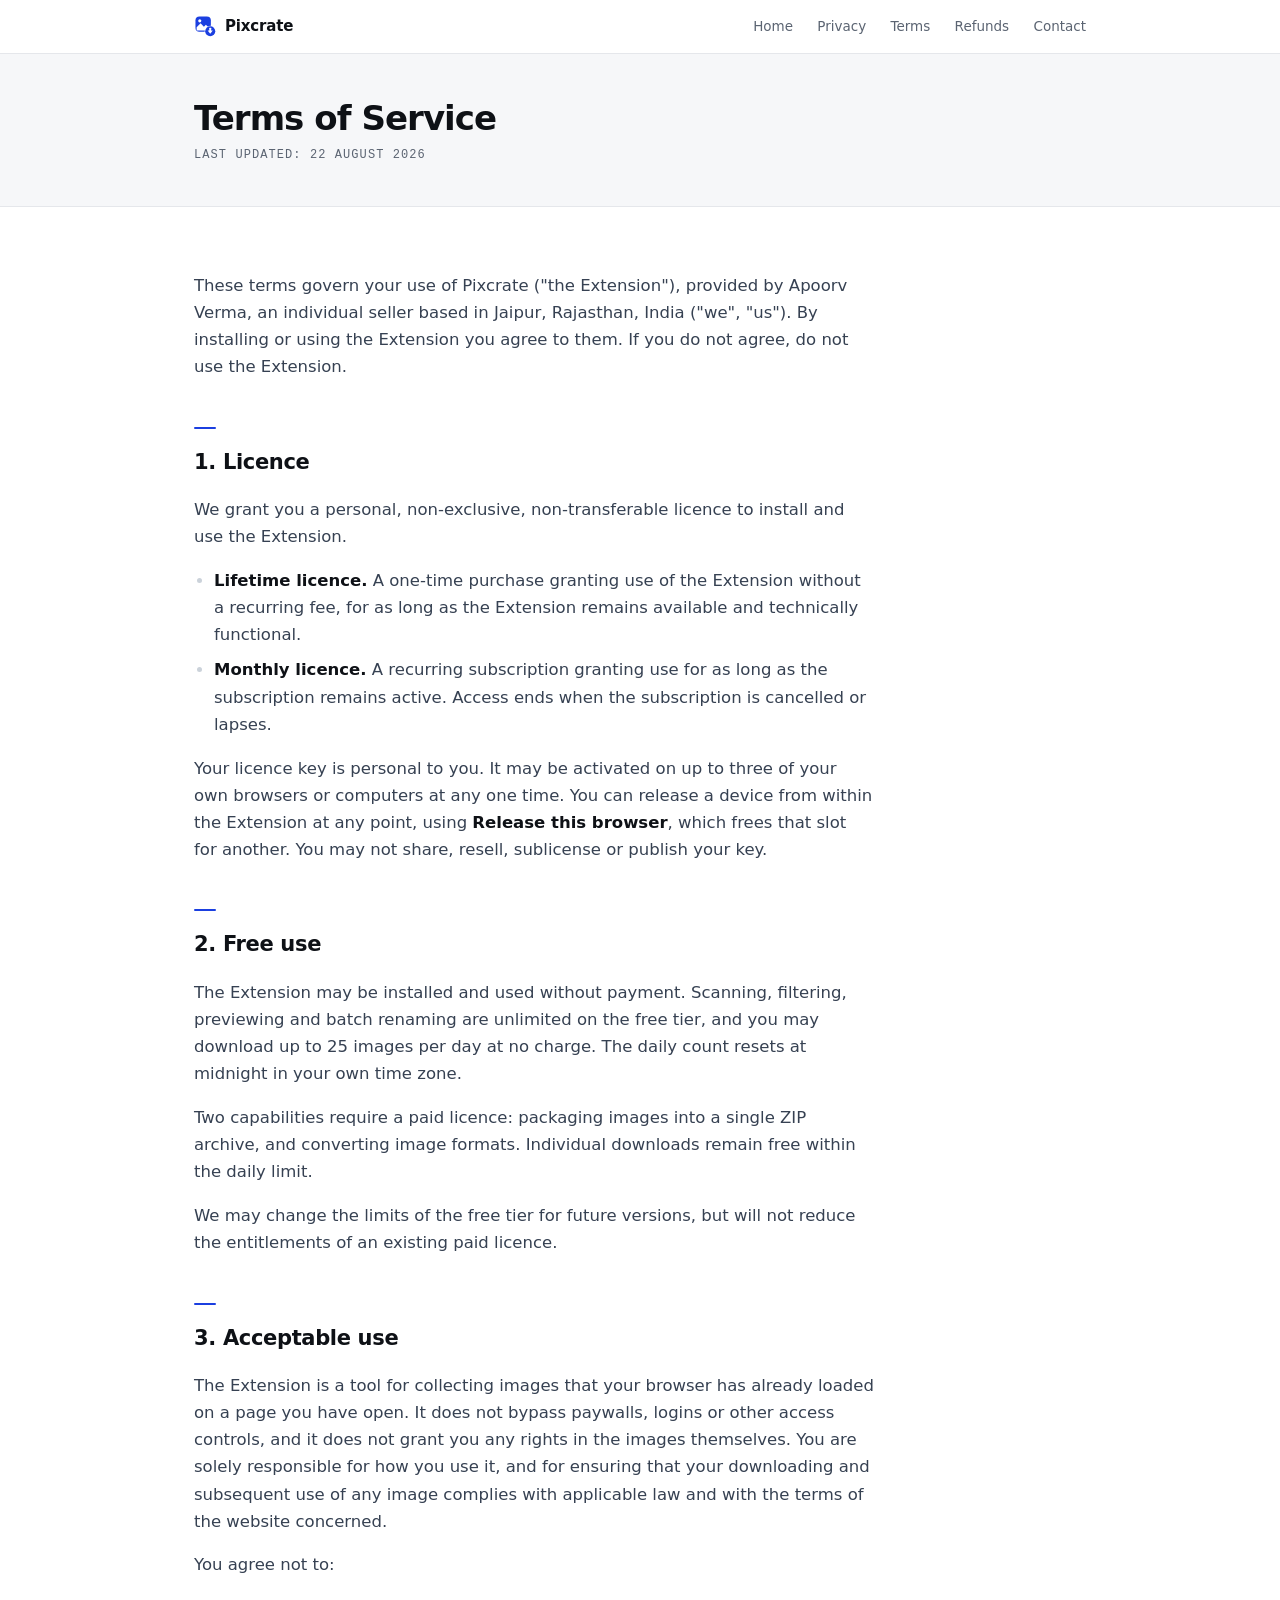
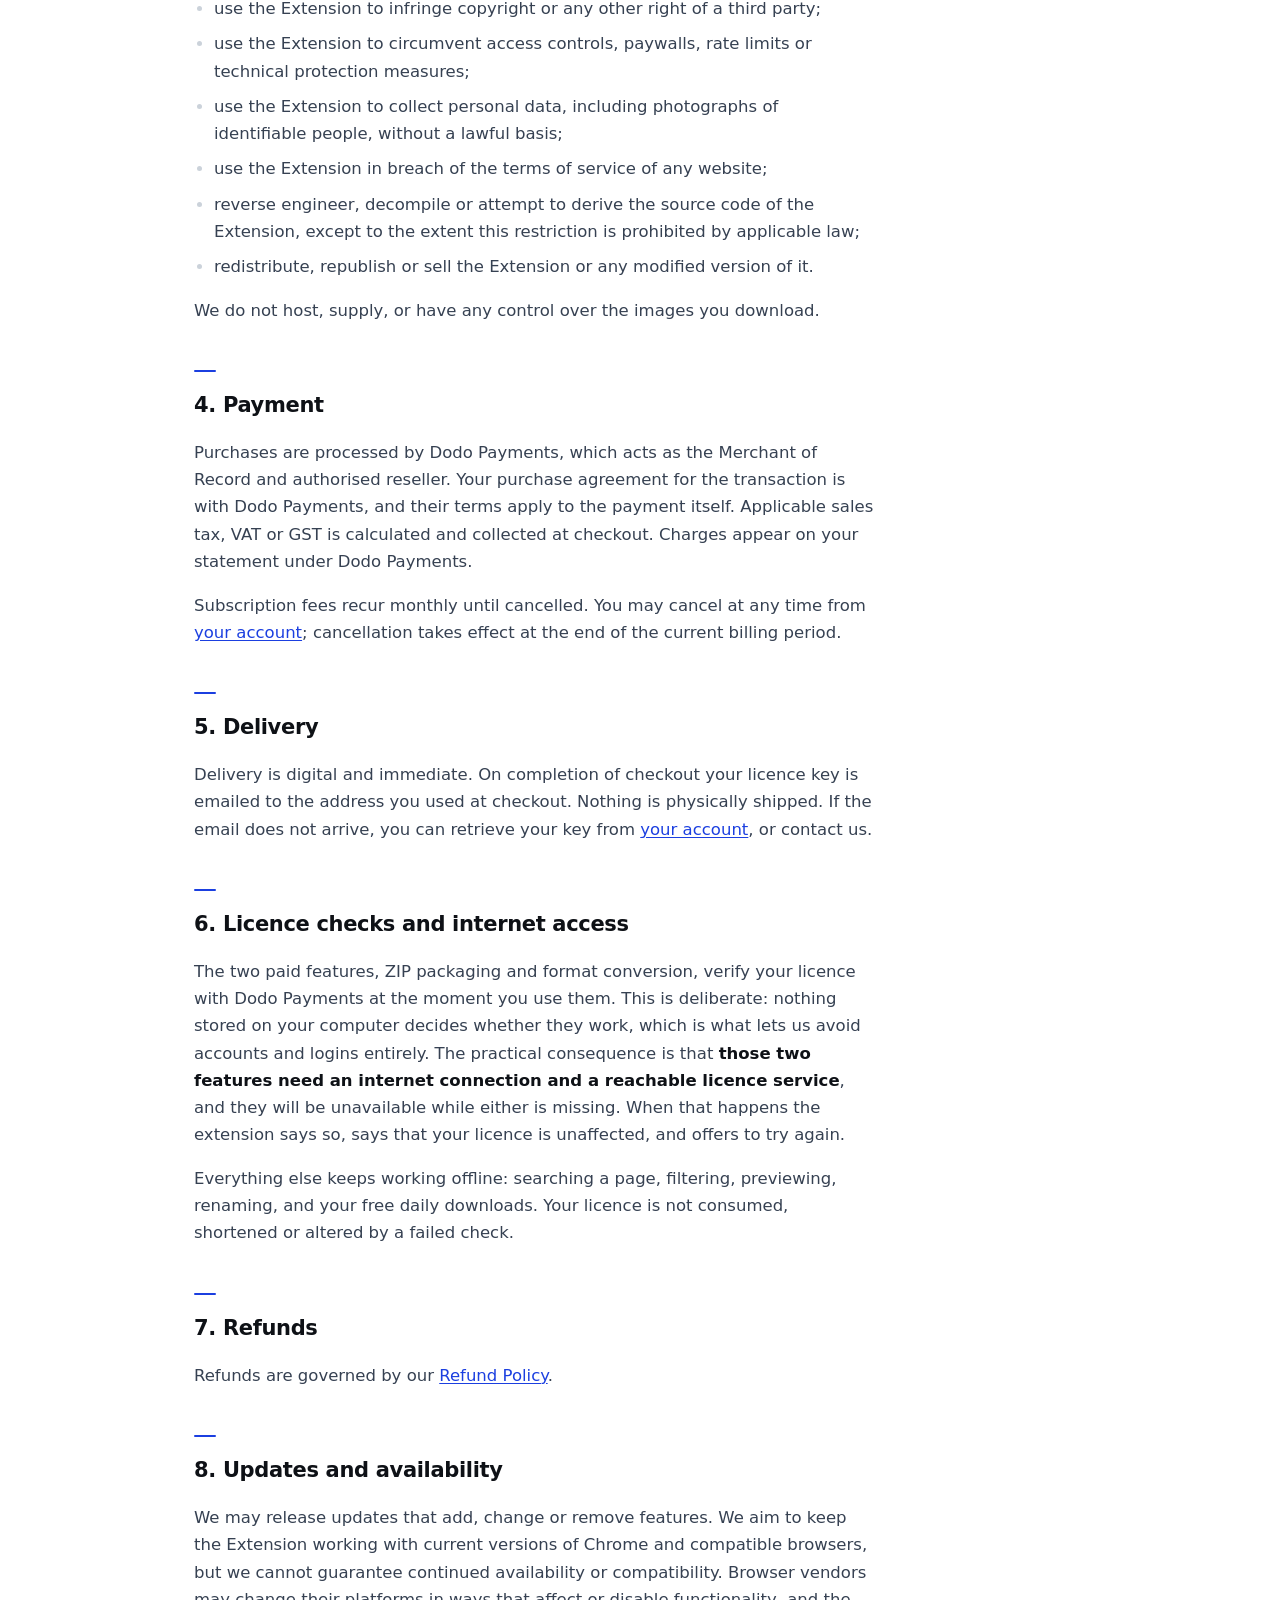
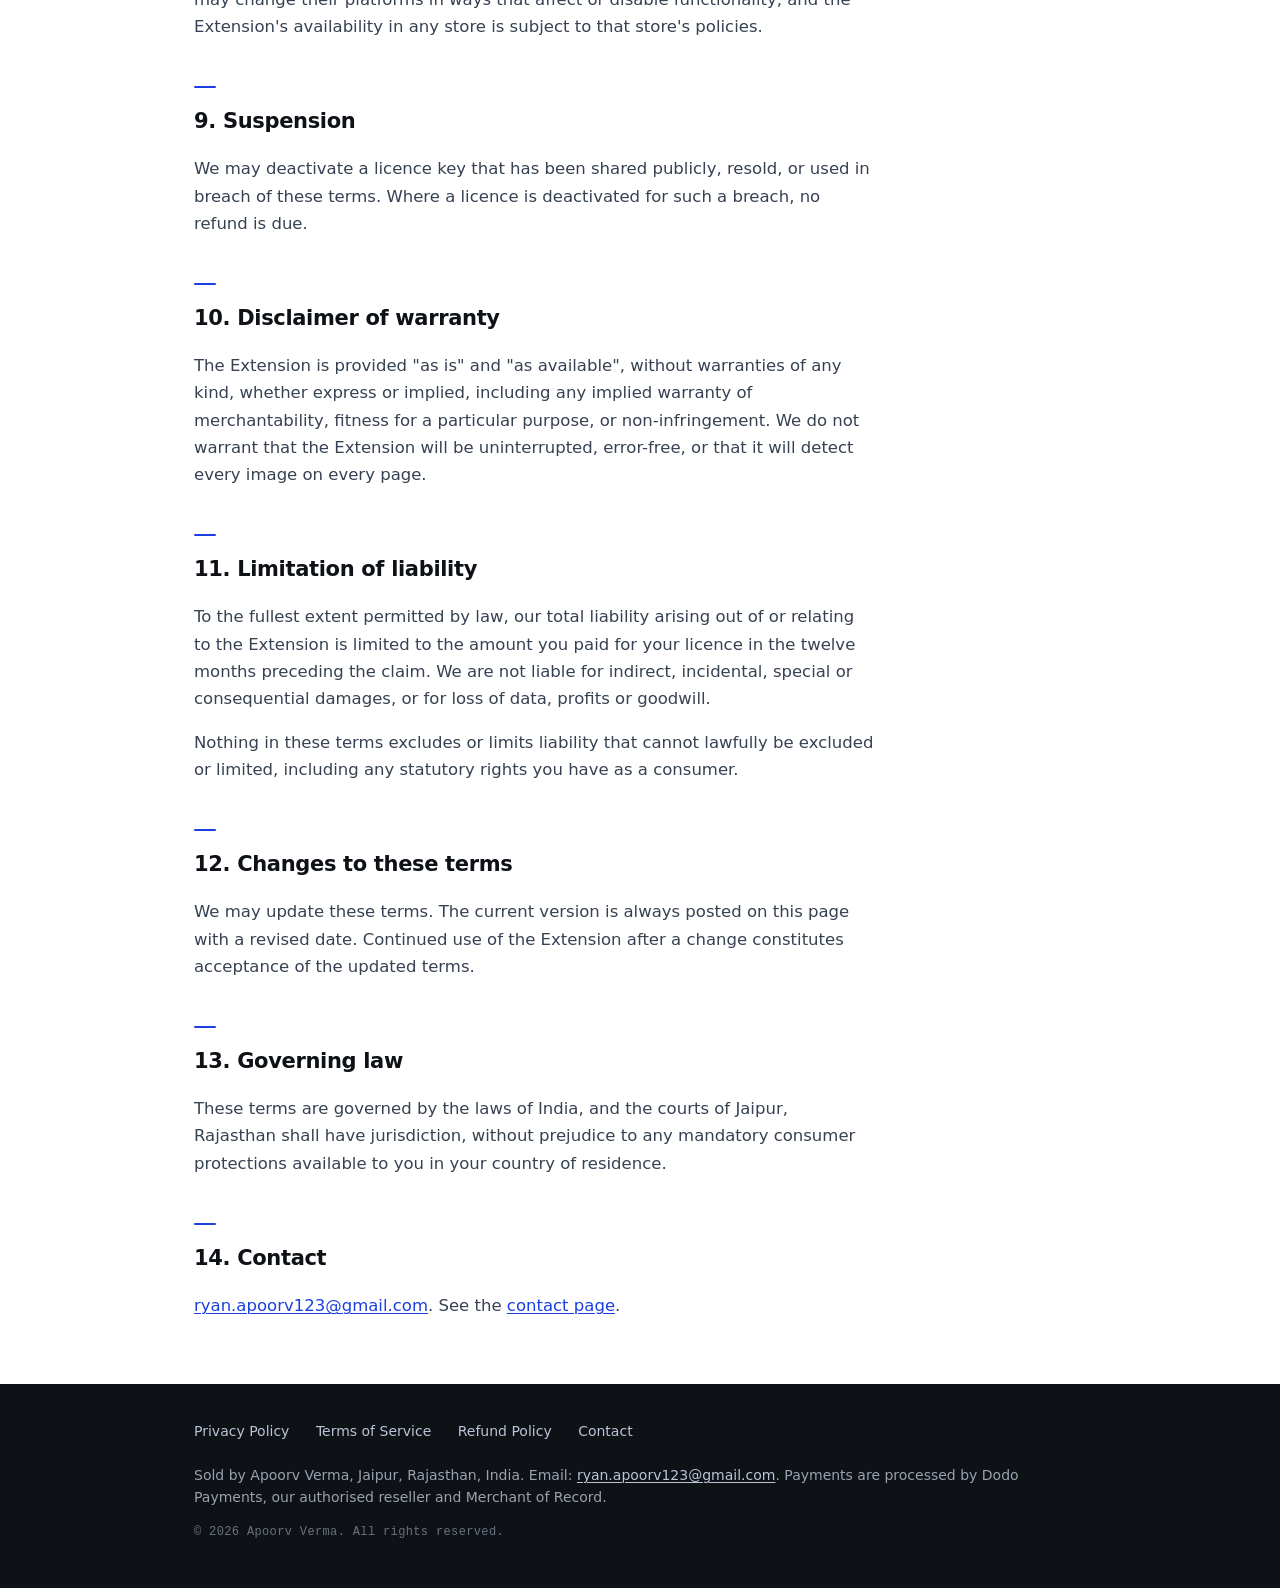
<file: terms.html>
<!DOCTYPE html>
<html lang="en">
<head>
<meta charset="utf-8">
<meta name="viewport" content="width=device-width, initial-scale=1">
<title>Terms of Service | Pixcrate</title>
<meta name="description" content="The terms covering your use of Pixcrate: the free tier, the lifetime and monthly licences, the three-device limit, and acceptable use.">
<link rel="icon" href="icon.svg" type="image/svg+xml">
<link rel="icon" href="icon-32.png" sizes="32x32" type="image/png">
<link rel="apple-touch-icon" href="icon-180.png">
<meta property="og:type" content="website">
<meta property="og:site_name" content="Pixcrate">
<meta property="og:title" content="Terms of Service">
<meta property="og:description" content="The free tier, the lifetime and monthly licences, the three-device limit, and acceptable use.">
<meta property="og:url" content="https://apoorvverma5.github.io/pixcrate/terms.html">
<meta property="og:image" content="https://apoorvverma5.github.io/pixcrate/og.png">
<meta property="og:image:width" content="1200">
<meta property="og:image:height" content="630">
<meta property="og:image:alt" content="The Pixcrate mark: a picture tile with a download badge.">
<meta name="twitter:card" content="summary_large_image">
<link rel="stylesheet" href="styles.css">
</head>
<body>

<header class="topbar">
  <div class="bar">
    <a class="brand" href="./">
      <svg class="mark" viewBox="0 0 24 24" fill="none" aria-hidden="true" focusable="false">
        <rect class="mark__tile" x="1.6" y="1.6" width="16.8" height="16.8" rx="4.4"/>
        <circle class="mark__on" cx="6.3" cy="6.4" r="1.7"/>
        <path class="mark__on" d="M2.9 17V13.4L7.2 8.9l3.6 3.8 2.2-2 4.1 4.3V17Z"/>
        <circle class="mark__moat" cx="17.7" cy="17.7" r="6.05"/>
        <circle class="mark__tile" cx="17.7" cy="17.7" r="5.5"/>
        <rect class="mark__on" x="16.65" y="13.9" width="2.1" height="3.5" rx="0.6"/>
        <path class="mark__on" d="M14.9 17h5.6L17.7 20.4Z"/>
      </svg>Pixcrate</a>
    <nav class="nav">
      <a href="./">Home</a>
      <a href="privacy.html">Privacy</a>
      <a href="terms.html">Terms</a>
      <a href="refund.html">Refunds</a>
      <a href="contact.html">Contact</a>
    </nav>
  </div>
</header>

<section class="pagehead">
  <div class="bar">
    <h1>Terms of Service</h1>
    <p class="updated">Last updated: 22 August 2026</p>
  </div>
</section>

<main class="wrap">

<p>These terms govern your use of Pixcrate ("the Extension"), provided by Apoorv Verma, an individual seller based in Jaipur, Rajasthan, India ("we", "us"). By installing or using the Extension you agree to them. If you do not agree, do not use the Extension.</p>

<h2>1. Licence</h2>
<p>We grant you a personal, non-exclusive, non-transferable licence to install and use the Extension.</p>
<ul>
  <li><strong>Lifetime licence.</strong> A one-time purchase granting use of the Extension without a recurring fee, for as long as the Extension remains available and technically functional.</li>
  <li><strong>Monthly licence.</strong> A recurring subscription granting use for as long as the subscription remains active. Access ends when the subscription is cancelled or lapses.</li>
</ul>
<p>Your licence key is personal to you. It may be activated on up to three of your own browsers or computers at any one time. You can release a device from within the Extension at any point, using <strong>Release this browser</strong>, which frees that slot for another. You may not share, resell, sublicense or publish your key.</p>

<h2>2. Free use</h2>
<p>The Extension may be installed and used without payment. Scanning, filtering, previewing and batch renaming are unlimited on the free tier, and you may download up to 25 images per day at no charge. The daily count resets at midnight in your own time zone.</p>
<p>Two capabilities require a paid licence: packaging images into a single ZIP archive, and converting image formats. Individual downloads remain free within the daily limit.</p>
<p>We may change the limits of the free tier for future versions, but will not reduce the entitlements of an existing paid licence.</p>

<h2>3. Acceptable use</h2>
<p>The Extension is a tool for collecting images that your browser has already loaded on a page you have open. It does not bypass paywalls, logins or other access controls, and it does not grant you any rights in the images themselves. You are solely responsible for how you use it, and for ensuring that your downloading and subsequent use of any image complies with applicable law and with the terms of the website concerned.</p>
<p>You agree not to:</p>
<ul>
  <li>use the Extension to infringe copyright or any other right of a third party;</li>
  <li>use the Extension to circumvent access controls, paywalls, rate limits or technical protection measures;</li>
  <li>use the Extension to collect personal data, including photographs of identifiable people, without a lawful basis;</li>
  <li>use the Extension in breach of the terms of service of any website;</li>
  <li>reverse engineer, decompile or attempt to derive the source code of the Extension, except to the extent this restriction is prohibited by applicable law;</li>
  <li>redistribute, republish or sell the Extension or any modified version of it.</li>
</ul>
<p>We do not host, supply, or have any control over the images you download.</p>

<h2>4. Payment</h2>
<p>Purchases are processed by Dodo Payments, which acts as the Merchant of Record and authorised reseller. Your purchase agreement for the transaction is with Dodo Payments, and their terms apply to the payment itself. Applicable sales tax, VAT or GST is calculated and collected at checkout. Charges appear on your statement under Dodo Payments.</p>
<p>Subscription fees recur monthly until cancelled. You may cancel at any time from <a href="https://customer.dodopayments.com/login/bus_0NlX7L74tGVYxDnHpBogp">your account</a>; cancellation takes effect at the end of the current billing period.</p>

<h2>5. Delivery</h2>
<p>Delivery is digital and immediate. On completion of checkout your licence key is emailed to the address you used at checkout. Nothing is physically shipped. If the email does not arrive, you can retrieve your key from <a href="https://customer.dodopayments.com/login/bus_0NlX7L74tGVYxDnHpBogp">your account</a>, or contact us.</p>

<h2>6. Licence checks and internet access</h2>
<p>The two paid features, ZIP packaging and format conversion, verify your licence with Dodo Payments at the moment you use them. This is deliberate: nothing stored on your computer decides whether they work, which is what lets us avoid accounts and logins entirely. The practical consequence is that <strong>those two features need an internet connection and a reachable licence service</strong>, and they will be unavailable while either is missing. When that happens the extension says so, says that your licence is unaffected, and offers to try again.</p>
<p>Everything else keeps working offline: searching a page, filtering, previewing, renaming, and your free daily downloads. Your licence is not consumed, shortened or altered by a failed check.</p>

<h2>7. Refunds</h2>
<p>Refunds are governed by our <a href="refund.html">Refund Policy</a>.</p>

<h2>8. Updates and availability</h2>
<p>We may release updates that add, change or remove features. We aim to keep the Extension working with current versions of Chrome and compatible browsers, but we cannot guarantee continued availability or compatibility. Browser vendors may change their platforms in ways that affect or disable functionality, and the Extension's availability in any store is subject to that store's policies.</p>

<h2>9. Suspension</h2>
<p>We may deactivate a licence key that has been shared publicly, resold, or used in breach of these terms. Where a licence is deactivated for such a breach, no refund is due.</p>

<h2>10. Disclaimer of warranty</h2>
<p>The Extension is provided "as is" and "as available", without warranties of any kind, whether express or implied, including any implied warranty of merchantability, fitness for a particular purpose, or non-infringement. We do not warrant that the Extension will be uninterrupted, error-free, or that it will detect every image on every page.</p>

<h2>11. Limitation of liability</h2>
<p>To the fullest extent permitted by law, our total liability arising out of or relating to the Extension is limited to the amount you paid for your licence in the twelve months preceding the claim. We are not liable for indirect, incidental, special or consequential damages, or for loss of data, profits or goodwill.</p>
<p>Nothing in these terms excludes or limits liability that cannot lawfully be excluded or limited, including any statutory rights you have as a consumer.</p>

<h2>12. Changes to these terms</h2>
<p>We may update these terms. The current version is always posted on this page with a revised date. Continued use of the Extension after a change constitutes acceptance of the updated terms.</p>

<h2>13. Governing law</h2>
<p>These terms are governed by the laws of India, and the courts of Jaipur, Rajasthan shall have jurisdiction, without prejudice to any mandatory consumer protections available to you in your country of residence.</p>

<h2>14. Contact</h2>
<p><a href="mailto:ryan.apoorv123@gmail.com">ryan.apoorv123@gmail.com</a>. See the <a href="contact.html">contact page</a>.</p>

</main>

<footer class="sitefoot">
  <div class="bar">
    <nav class="footlinks">
      <a href="privacy.html">Privacy Policy</a>
      <a href="terms.html">Terms of Service</a>
      <a href="refund.html">Refund Policy</a>
      <a href="contact.html">Contact</a>
    </nav>
    <p class="seller">Sold by Apoorv Verma, Jaipur, Rajasthan, India. Email: <a href="mailto:ryan.apoorv123@gmail.com">ryan.apoorv123@gmail.com</a>. Payments are processed by Dodo Payments, our authorised reseller and Merchant of Record.</p>
    <p class="copy">&copy; 2026 Apoorv Verma. All rights reserved.</p>
  </div>
</footer>

</body>
</html>
</file>
<file: styles.css>
/* Bulk Media Downloader: site styles.
   Cool neutral, tight sans headings, monospace labels, near-black controls.
   Full-bleed bands share one 820px column so every left edge aligns. */

:root {
  --bg: #ffffff;
  --surface: #f6f7f9;
  --ink: #0e1116;
  --body: #364152;
  --muted: #5b6472;
  --line: #e5e7eb;
  --line-strong: #cbd2da;
  --accent: #1b3fe0;

  --container: 940px;
  --measure: 680px;

  --sans: system-ui, -apple-system, "Segoe UI", Roboto, "Helvetica Neue", Arial, sans-serif;
  --mono: ui-monospace, SFMono-Regular, "SF Mono", "Cascadia Mono", Menlo, Consolas, monospace;
}

* { box-sizing: border-box; }

[hidden] { display: none !important; }

::selection { background: #d3e0ff; }

:focus-visible { outline: 2px solid var(--accent); outline-offset: 3px; }

body {
  margin: 0;
  background: var(--bg);
  color: var(--body);
  font-family: var(--sans);
  font-size: 16.5px;
  line-height: 1.65;
  -webkit-font-smoothing: antialiased;
}

/* Shared grid. */
.bar, .wrap {
  max-width: var(--container);
  margin: 0 auto;
  padding-left: 24px;
  padding-right: 24px;
}

.wrap { padding-top: 48px; padding-bottom: 48px; }

/* Prose held to a readable measure; grids and cards run full width. */
.wrap > p,
.wrap > ol,
.wrap > ul:not(.features),
.wrap > .note { max-width: var(--measure); }

/* --- Top bar --------------------------------------------------------- */

.topbar {
  position: sticky;
  top: 0;
  z-index: 10;
  background: rgba(255, 255, 255, 0.92);
  border-bottom: 1px solid var(--line);
}

.topbar .bar {
  display: flex;
  align-items: center;
  justify-content: space-between;
  gap: 20px;
  padding-top: 14px;
  padding-bottom: 14px;
}

.brand {
  display: inline-flex;
  align-items: center;
  gap: 9px;
  font-size: 15px;
  font-weight: 620;
  letter-spacing: -0.012em;
  color: var(--ink);
  text-decoration: none;
}

.mark { width: 22px; height: 22px; flex: none; }

/* The moat takes the page colour, which is what lets the badge read as a bite
   out of the tile rather than a blob sitting on top of it. */
.mark__tile { fill: var(--accent); }
.mark__on { fill: #ffffff; }
.mark__moat { fill: var(--bg); }

.nav { font-size: 13.5px; font-weight: 500; }

.nav a {
  color: var(--muted);
  text-decoration: none;
  margin-left: 20px;
}

.nav a:hover { color: var(--ink); }

/* --- Hero and page heads --------------------------------------------- */

.hero {
  background: var(--surface);
  border-bottom: 1px solid var(--line);
}

.hero__inner {
  display: flex;
  align-items: center;
  gap: 56px;
  padding-top: 64px;
  padding-bottom: 64px;
}

.hero__copy { flex: 1 1 440px; min-width: 0; }

.hero__copy .lede { max-width: 30em; margin-bottom: 0; }

/* The hero screenshot: a real capture of the extension window, generated by
   npm run store:assets in the extension repo (shell-1-found.png). */
.shot {
  flex: 0 0 440px;
  width: 100%;
  max-width: 440px;
  height: auto;
  border: 1px solid var(--line-strong);
  border-radius: 10px;
  box-shadow: 0 18px 40px -14px rgba(14, 17, 22, 0.28), 0 2px 6px rgba(14, 17, 22, 0.05);
}

.pagehead {
  background: var(--surface);
  border-bottom: 1px solid var(--line);
}

.pagehead .bar { padding-top: 46px; padding-bottom: 40px; }

.pagehead .lede { max-width: 40em; margin-bottom: 0; font-size: 17.5px; }

/* --- Type ------------------------------------------------------------ */

h1 {
  font-size: 43px;
  font-weight: 700;
  line-height: 1.08;
  letter-spacing: -0.033em;
  color: var(--ink);
  text-wrap: balance;
  margin: 0 0 18px;
}

.pagehead h1 { font-size: 34px; letter-spacing: -0.028em; margin-bottom: 10px; }

h2 {
  font-size: 21px;
  font-weight: 650;
  letter-spacing: -0.016em;
  color: var(--ink);
  margin: 46px 0 14px;
  scroll-margin-top: 80px;
}

/* Short accent rule above each section heading, for vertical rhythm. */
h2::before {
  content: "";
  display: block;
  width: 22px;
  height: 2px;
  border-radius: 1px;
  background: var(--accent);
  margin-bottom: 16px;
}

.wrap > h2:first-child, .band h2 { margin-top: 0; }

h3 {
  font-family: var(--mono);
  font-size: 12px;
  font-weight: 500;
  letter-spacing: 0.09em;
  text-transform: uppercase;
  color: var(--muted);
  margin: 0 0 14px;
}

strong { font-weight: 600; color: var(--ink); }

.lede {
  font-size: 19px;
  line-height: 1.55;
  color: var(--muted);
  margin-top: 0;
}

.updated {
  font-family: var(--mono);
  font-size: 12px;
  letter-spacing: 0.09em;
  text-transform: uppercase;
  color: var(--muted);
  margin: 0;
}

.fineprint { font-size: 14.5px; color: var(--muted); margin-top: 18px; }

a {
  color: var(--accent);
  text-decoration-thickness: 1px;
  text-underline-offset: 2px;
}

ul, ol { padding-left: 20px; }

li { margin-bottom: 8px; }

li::marker { color: var(--line-strong); }

/* Numbered steps and clauses read better with a deliberate numeral. */
ol > li::marker {
  font-family: var(--mono);
  font-size: 13px;
  color: var(--accent);
}

h1 { scroll-margin-top: 80px; }

code {
  font-family: var(--mono);
  font-size: 14px;
  background: var(--surface);
  border: 1px solid var(--line);
  padding: 1px 5px;
  border-radius: 4px;
}

/* --- Tick list ------------------------------------------------------- */

.ticks { list-style: none; padding-left: 0; }

.ticks li { position: relative; padding-left: 24px; }

.ticks li::before {
  content: "";
  position: absolute;
  left: 3px;
  top: 7px;
  width: 5px;
  height: 10px;
  border: solid var(--accent);
  border-width: 0 2px 2px 0;
  transform: rotate(43deg);
}

/* --- Feature grid ---------------------------------------------------- */

.features {
  list-style: none;
  padding: 0;
  margin: 24px 0 0;
  display: grid;
  grid-template-columns: 1fr 1fr;
  gap: 1px;
  background: var(--line);
  border: 1px solid var(--line);
  border-radius: 6px;
  overflow: hidden;
}

.features li {
  background: var(--bg);
  padding: 22px;
  margin: 0;
  font-size: 15px;
  line-height: 1.6;
  transition: background 0.15s ease;
}

.features li:hover { background: #fbfcfd; }

.features li strong {
  display: block;
  font-size: 15px;
  font-weight: 620;
  letter-spacing: -0.01em;
  margin-bottom: 6px;
}

/* --- Tinted band (pricing) ------------------------------------------- */

.band {
  background: var(--surface);
  border-top: 1px solid var(--line);
  border-bottom: 1px solid var(--line);
}

/* --- Pricing --------------------------------------------------------- */

.pricing {
  display: grid;
  grid-template-columns: 1fr 1fr;
  gap: 18px;
  margin: 26px 0 0;
}

.plan {
  background: var(--bg);
  border: 1px solid var(--line);
  border-radius: 8px;
  padding: 24px 24px 26px;
  transition: border-color 0.15s ease, box-shadow 0.15s ease;
}

.plan:hover {
  border-color: var(--line-strong);
  box-shadow: 0 3px 12px rgba(14, 17, 22, 0.05);
}

/* The one-off licence is the headline offer, so it carries the accent edge. */
.plan:first-child { border-top: 2px solid var(--accent); }

.plan .price {
  font-size: 40px;
  font-weight: 700;
  letter-spacing: -0.035em;
  line-height: 1;
  color: var(--ink);
  font-variant-numeric: tabular-nums;
  padding-bottom: 18px;
  margin-bottom: 18px;
  border-bottom: 1px solid var(--line);
}

.plan .per {
  font-family: var(--mono);
  font-size: 13px;
  font-weight: 400;
  letter-spacing: 0;
  color: var(--muted);
}

.plan p { font-size: 15px; line-height: 1.55; margin: 0; }

.plan .btn { display: block; text-align: center; }

/* --- Buttons --------------------------------------------------------- */

.btn {
  display: inline-block;
  margin-top: 20px;
  padding: 11px 18px;
  background: var(--ink);
  color: #fff;
  border: 1px solid var(--ink);
  border-radius: 6px;
  font-family: inherit;
  font-size: 14.5px;
  font-weight: 550;
  text-decoration: none;
  cursor: pointer;
}

.btn:hover { background: #262d38; border-color: #262d38; }

.btn.secondary {
  background: var(--bg);
  color: var(--ink);
  border-color: var(--line-strong);
}

.btn.secondary:hover { background: var(--surface); border-color: var(--muted); }

/* --- Callouts -------------------------------------------------------- */

.note {
  background: var(--surface);
  border: 1px solid var(--line);
  border-left: 3px solid var(--accent);
  border-radius: 0 6px 6px 0;
  padding: 18px 22px;
  margin: 28px 0;
  font-size: 15.5px;
  line-height: 1.6;
}

.band .note { background: var(--bg); }


/* --- Footer ---------------------------------------------------------- */

.sitefoot {
  background: var(--ink);
  color: #9aa2af;
  font-size: 14px;
  line-height: 1.6;
}

.sitefoot .bar { padding-top: 36px; padding-bottom: 40px; }

.footlinks { margin-bottom: 22px; }

.footlinks a {
  color: #e8ebef;
  text-decoration: none;
  margin-right: 22px;
  font-weight: 500;
}

.footlinks a:hover { color: #fff; text-decoration: underline; }

.sitefoot p { margin: 0 0 6px; max-width: 62em; }

.sitefoot a { color: #b9c4d6; }

.sitefoot .seller { color: #9aa2af; }

.sitefoot .copy {
  font-family: var(--mono);
  font-size: 12px;
  letter-spacing: 0.03em;
  color: #6a727f;
  margin-top: 14px;
}

/* --- Small screens --------------------------------------------------- */

@media (max-width: 720px) {
  .shot { display: none; }
  .features, .pricing { grid-template-columns: 1fr; }
  .hero__inner { padding-top: 48px; padding-bottom: 48px; }
}

@media (max-width: 560px) {
  body { font-size: 16px; }
  h1 { font-size: 31px; }
  .pagehead h1 { font-size: 27px; }
  h2 { font-size: 19.5px; margin-top: 42px; }
  .lede { font-size: 17.5px; }
  .bar, .wrap { padding-left: 20px; padding-right: 20px; }
  .wrap { padding-top: 36px; padding-bottom: 36px; }
  .topbar .bar { flex-direction: column; align-items: flex-start; gap: 10px; }
  .nav a { margin-left: 0; margin-right: 18px; }
  .brand { font-size: 15px; }
}
</file>
